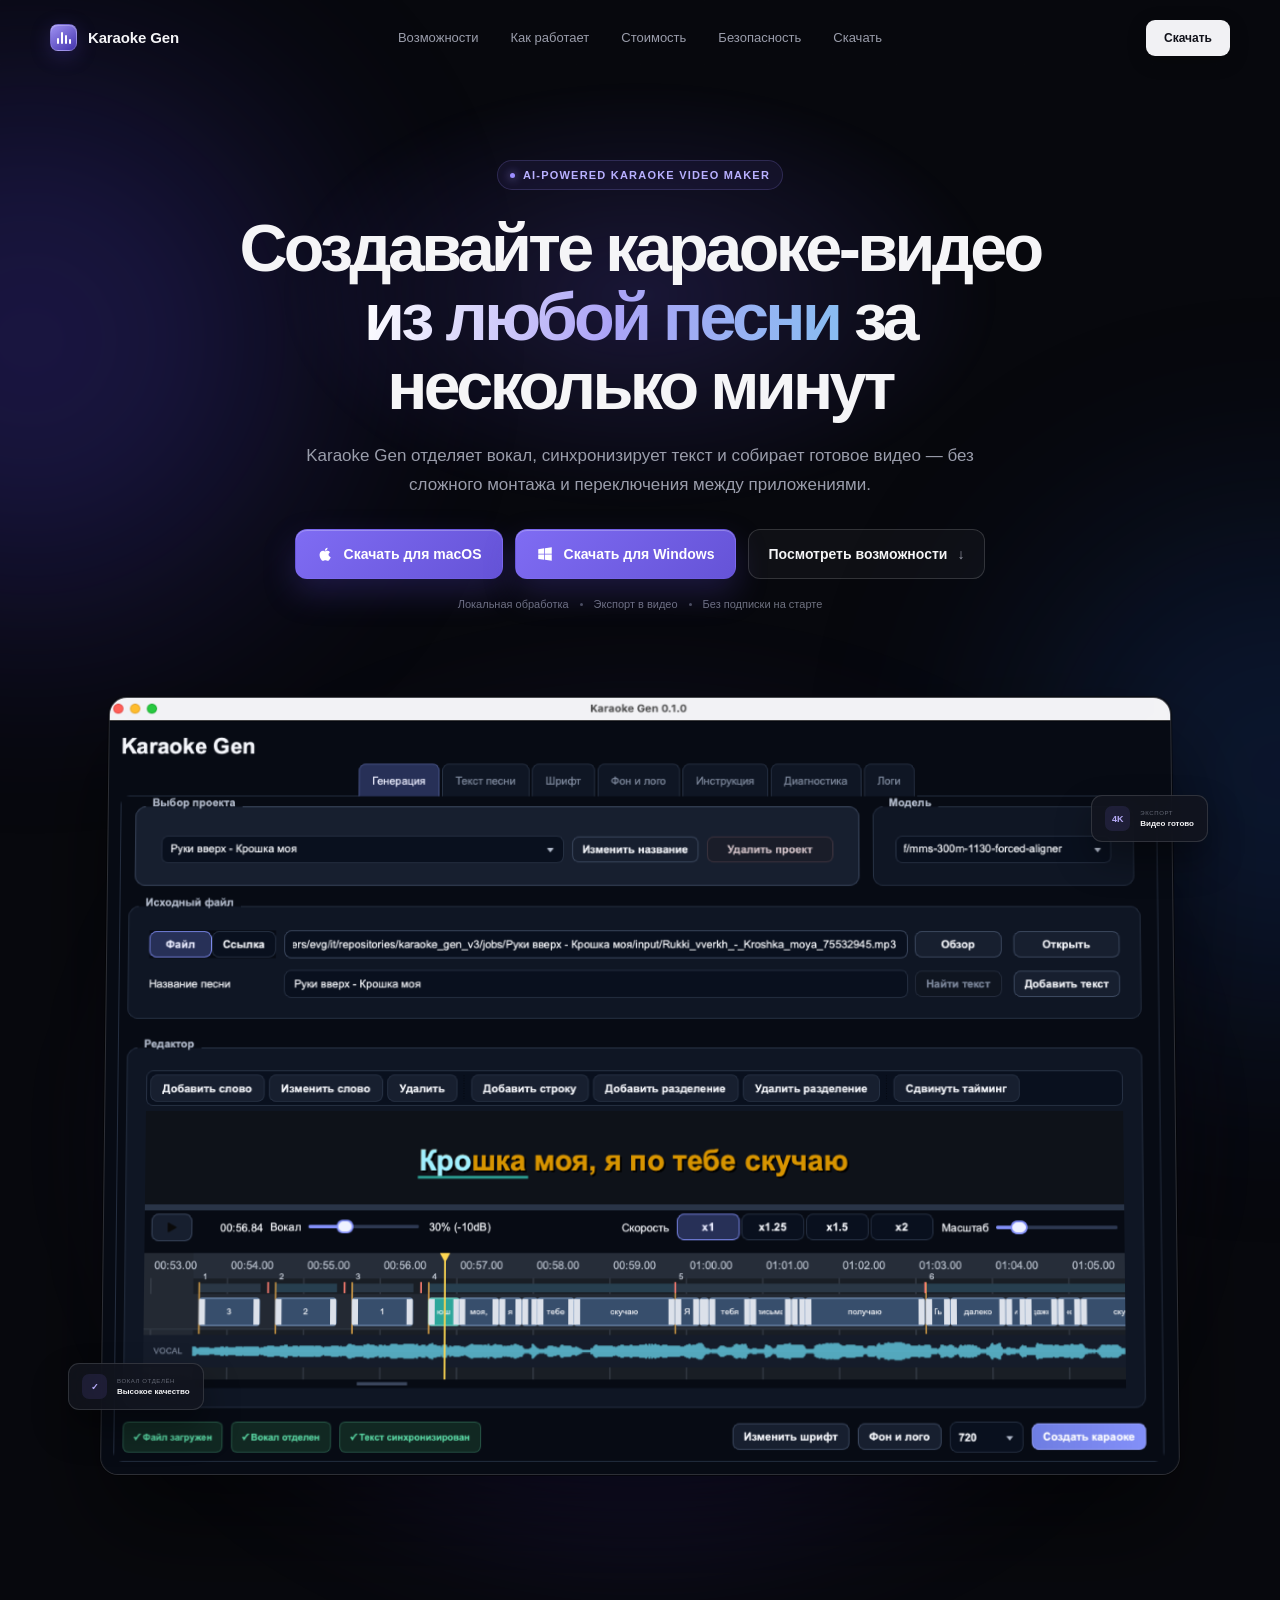
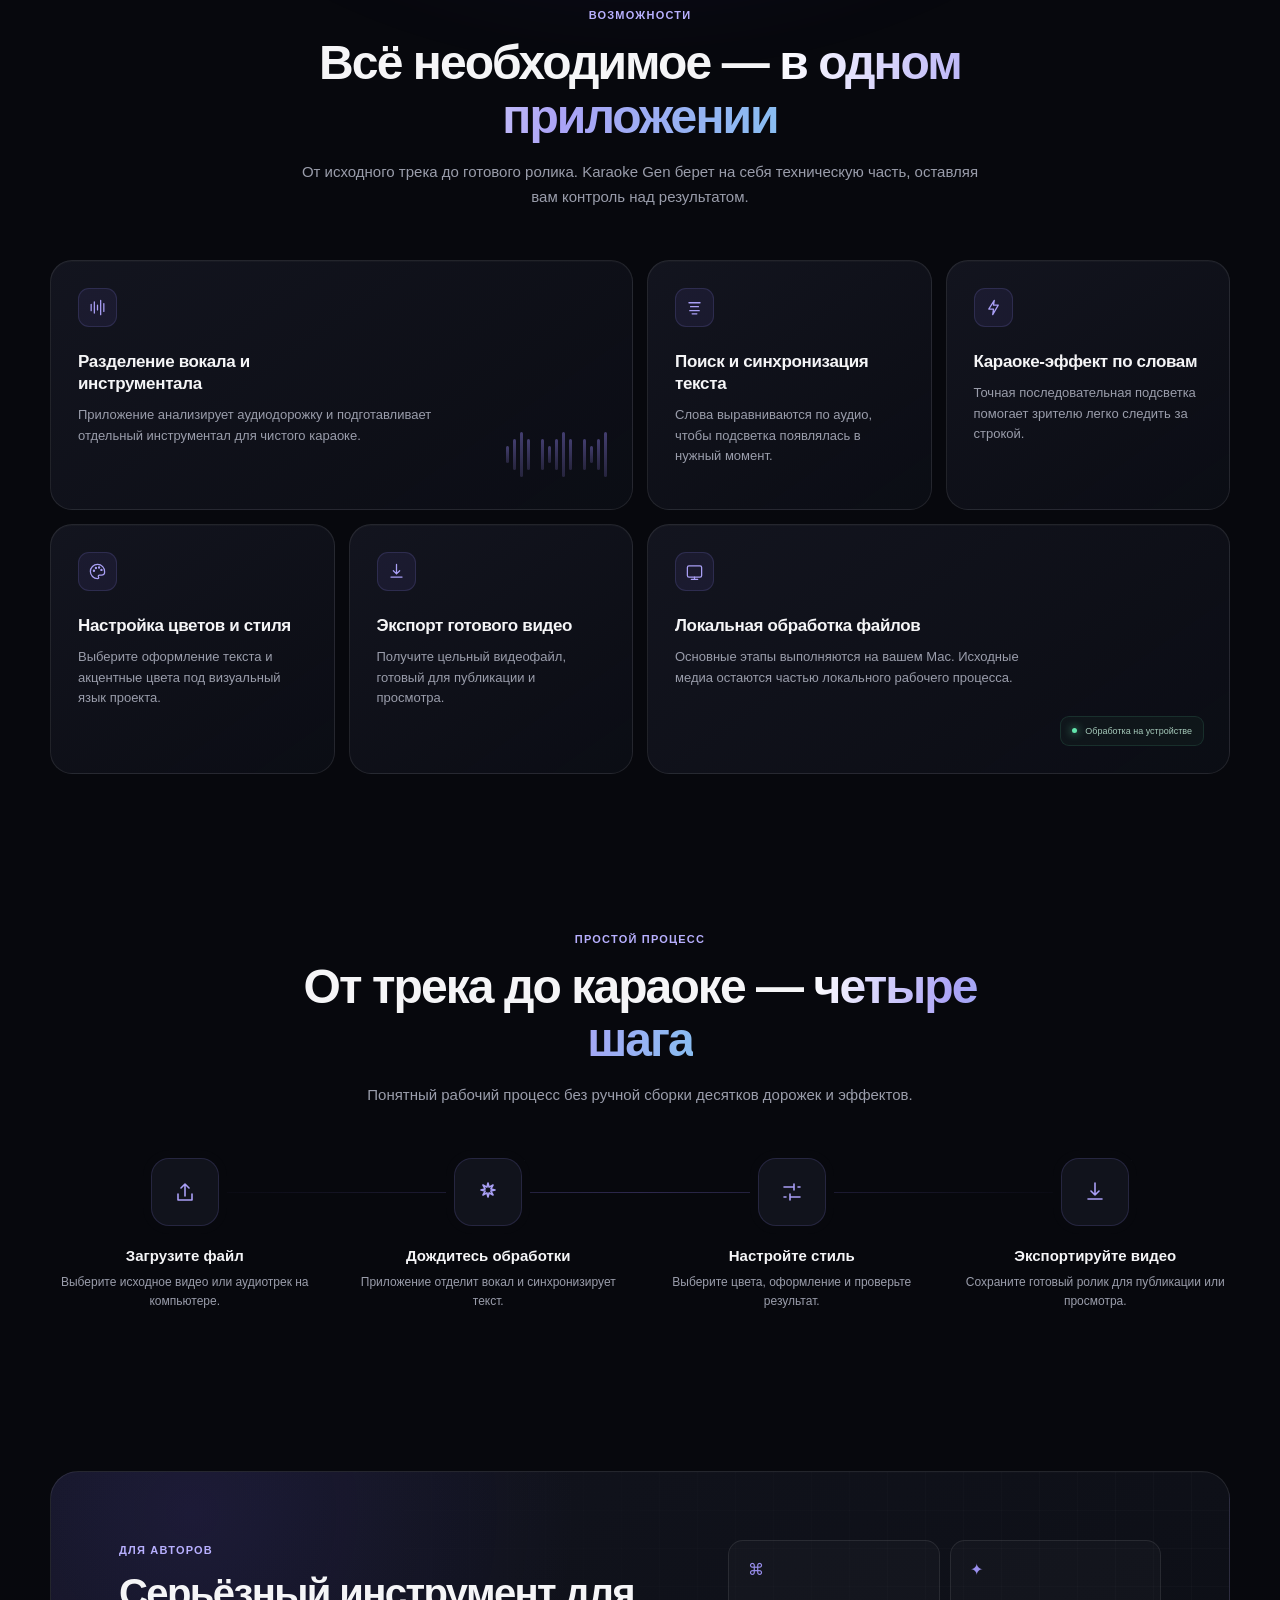
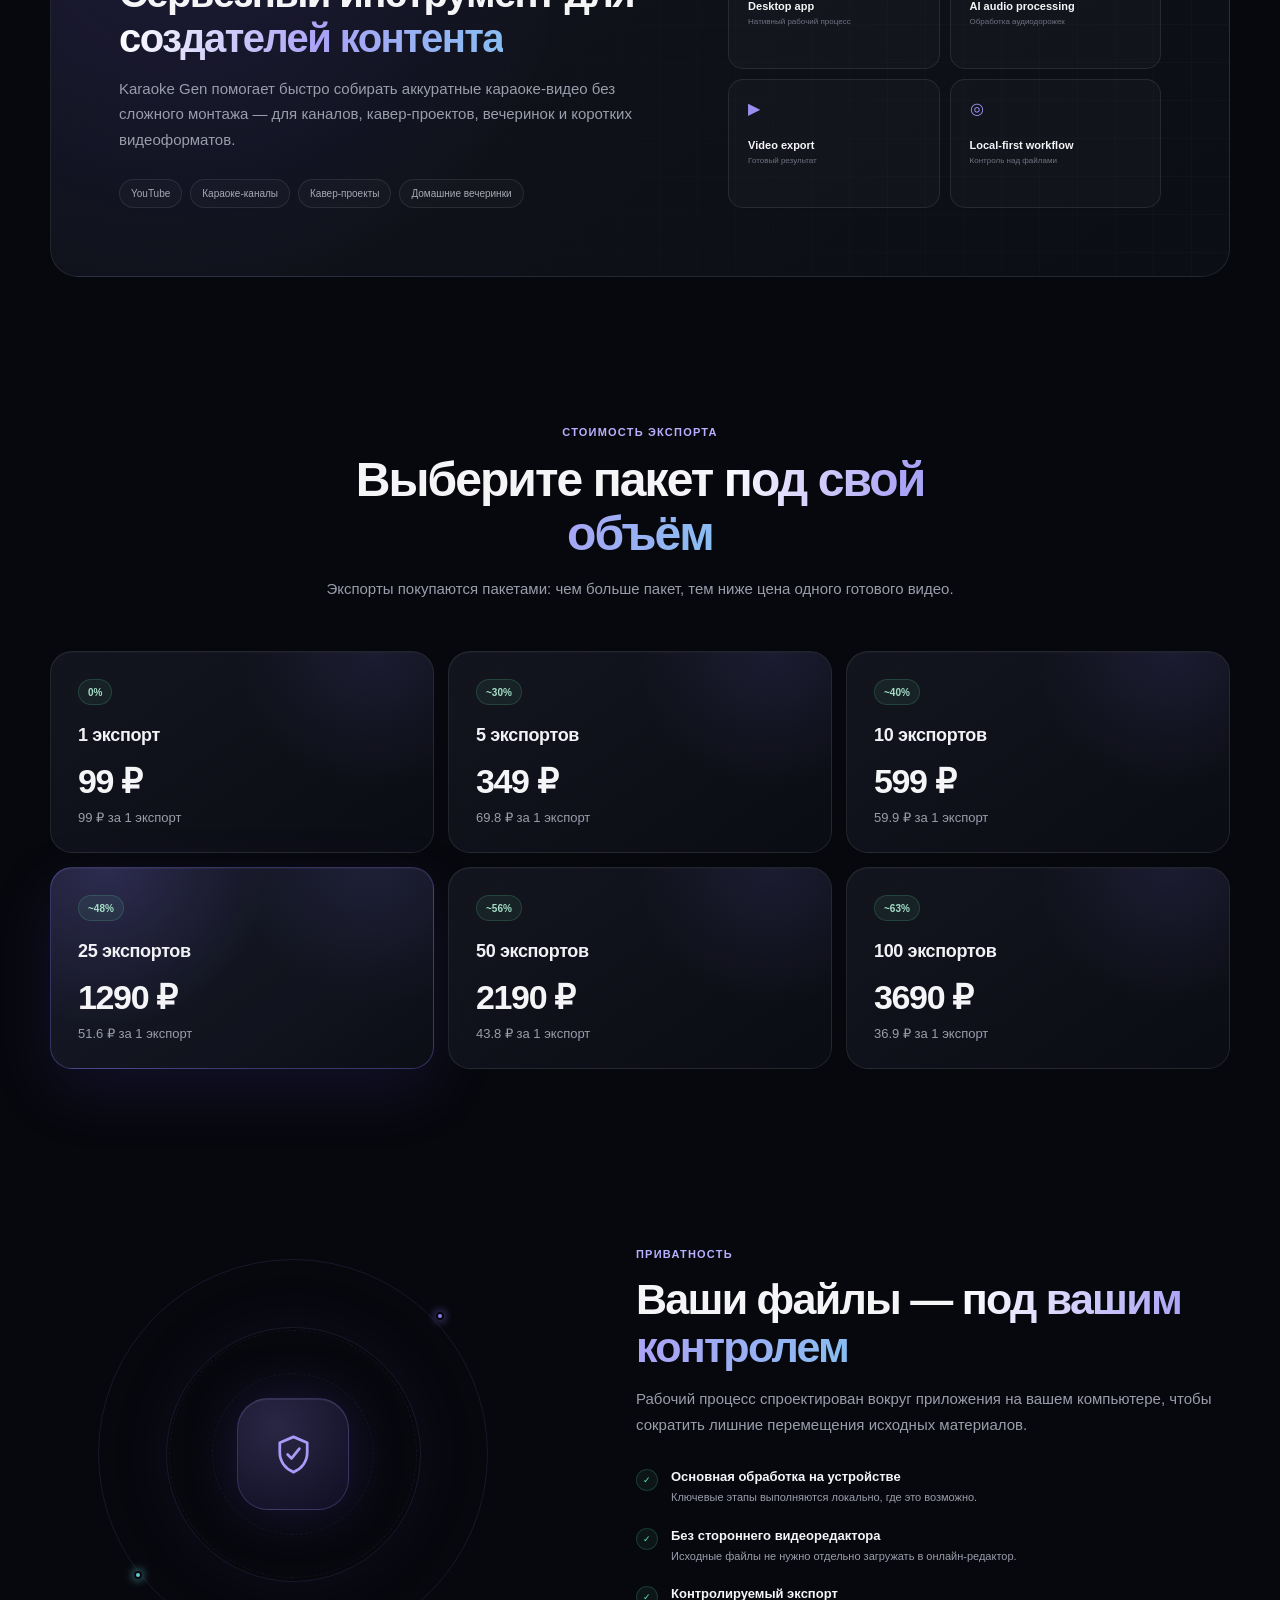
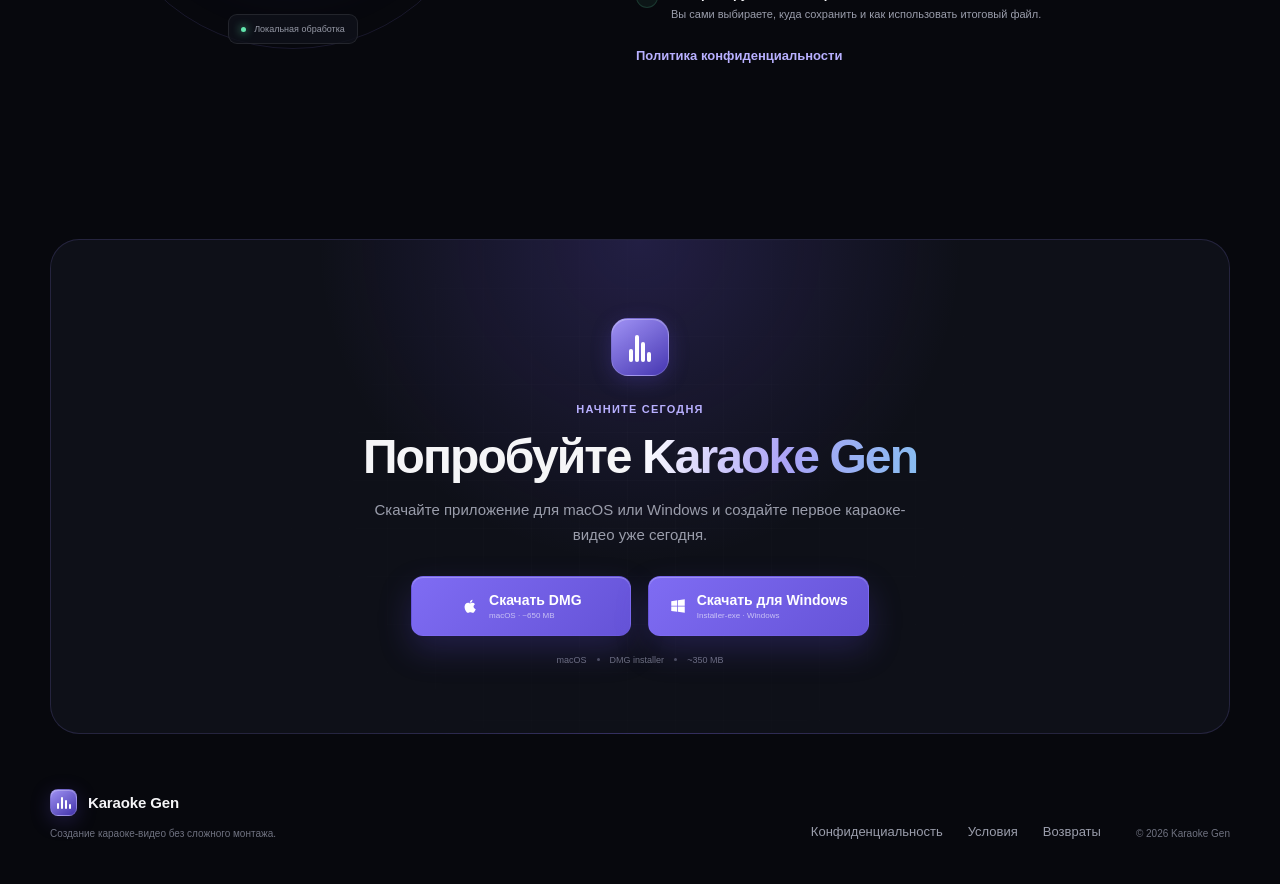
<file: index.html>
<!doctype html>
<html lang="ru">
<head>
  <meta charset="utf-8">
  <meta name="viewport" content="width=device-width, initial-scale=1">
  <meta name="description" content="Karaoke Gen — desktop-приложение для создания караоке-видео из аудио и видео на macOS.">
  <meta name="theme-color" content="#07080d">
  <title>Karaoke Gen — караоке-видео из любой песни</title>
  <link rel="icon" href="assets/favicon.svg" type="image/svg+xml">
  <link rel="stylesheet" href="style.css">
  <script src="script.js" defer></script>
</head>
<body>
  <div class="page-glow page-glow--one" aria-hidden="true"></div>
  <div class="page-glow page-glow--two" aria-hidden="true"></div>

  <header class="site-header" data-header>
    <div class="header-inner shell">
      <a class="brand" href="#top" aria-label="Karaoke Gen — на главную">
        <span class="brand-mark" aria-hidden="true">
          <span></span><span></span><span></span><span></span>
        </span>
        <span>Karaoke Gen</span>
      </a>

      <nav class="nav" id="site-nav" aria-label="Основная навигация" data-nav>
        <a href="#features">Возможности</a>
        <a href="#workflow">Как работает</a>
        <a href="#pricing">Стоимость</a>
        <a href="#privacy">Безопасность</a>
        <a href="#download">Скачать</a>
      </nav>

      <a class="button button--small button--light header-download" href="#download">Скачать</a>
      <button class="menu-button" type="button" aria-label="Открыть меню" aria-expanded="false" aria-controls="site-nav" data-menu-button>
        <span></span><span></span>
      </button>
    </div>
  </header>

  <main id="top">
    <section class="hero shell">
      <div class="hero-copy reveal">
        <div class="eyebrow"><span class="eyebrow-dot"></span>AI-powered karaoke video maker</div>
        <h1>Создавайте караоке-видео <span>из любой песни</span> за несколько минут</h1>
        <p class="hero-lead">Karaoke Gen отделяет вокал, синхронизирует текст и собирает готовое видео — без сложного монтажа и переключения между приложениями.</p>
        <div class="hero-actions">
          <a class="button button--primary download-link" href="#" aria-label="Скачать Karaoke Gen для macOS">
            <svg aria-hidden="true" viewBox="0 0 24 24"><path d="M16.7 12.9c0-2.2 1.8-3.3 1.9-3.4a4.1 4.1 0 0 0-3.2-1.7c-1.4-.1-2.7.8-3.4.8-.7 0-1.7-.8-2.9-.8a4.3 4.3 0 0 0-3.6 2.2c-1.6 2.7-.4 6.7 1.1 8.9.8 1.1 1.7 2.3 2.9 2.2 1.1 0 1.6-.7 3-.7 1.3 0 1.8.7 3 .7 1.3 0 2.1-1.1 2.8-2.2.9-1.3 1.3-2.6 1.3-2.7-.1 0-2.9-1.1-2.9-3.3ZM14.5 6.4a3.8 3.8 0 0 0 .9-2.8 4 4 0 0 0-2.7 1.3 3.6 3.6 0 0 0-1 2.7 3.3 3.3 0 0 0 2.8-1.2Z"/></svg>
            Скачать для macOS
          </a>
          <a class="button button--primary" href="https://github.com/ilnitskii/karaoke_gen_page/releases/tag/exe" aria-label="Скачать Karaoke Gen для Windows"><svg aria-hidden="true" viewBox="0 0 24 24"><path d="M3 5.5 11 4.4v7.1H3zm9-1.3L21 3v8.5h-9zM3 12.5h8v7.1l-8-1.1zm9 0h9V21l-9-1.2z"/></svg>Скачать для Windows</a>
          <a class="button button--ghost" href="#features">Посмотреть возможности <span aria-hidden="true">↓</span></a>
        </div>
        <p class="trust-line"><span>Локальная обработка</span><i></i><span>Экспорт в видео</span><i></i><span>Без подписки на старте</span></p>
      </div>

      <div class="app-stage reveal" data-delay="1" aria-label="Скриншот интерфейса Karaoke Gen">
        <div class="stage-halo"></div>
        <div class="app-shot-card">
          <img class="app-screenshot" src="assets/karaoke-gen-app.png" width="1263" height="917" alt="Интерфейс Karaoke Gen с редактором караоке и таймлайном синхронизации текста">
        </div>
        <div class="floating-pill floating-pill--left"><span>✓</span><div><small>ВОКАЛ ОТДЕЛЁН</small><b>Высокое качество</b></div></div>
        <div class="floating-pill floating-pill--right"><span>4K</span><div><small>ЭКСПОРТ</small><b>Видео готово</b></div></div>
      </div>
    </section>

    <section class="section shell" id="features">
      <div class="section-heading reveal"><span class="section-kicker">Возможности</span><h2>Всё необходимое — <span>в одном приложении</span></h2><p>От исходного трека до готового ролика. Karaoke Gen берет на себя техническую часть, оставляя вам контроль над результатом.</p></div>
      <div class="feature-grid">
        <article class="feature-card feature-card--wide reveal">
          <div class="feature-icon"><svg viewBox="0 0 24 24"><path d="M4 8v8M8 5v14M12 9v6M16 3v18M20 7v10"/></svg></div><h3>Разделение вокала и инструментала</h3><p>Приложение анализирует аудиодорожку и подготавливает отдельный инструментал для чистого караоке.</p>
          <div class="mini-wave"><span></span><span></span><span></span><span></span><span></span><span></span><span></span><span></span><span></span><span></span><span></span><span></span><span></span><span></span><span></span></div>
        </article>
        <article class="feature-card reveal" data-delay="1"><div class="feature-icon"><svg viewBox="0 0 24 24"><path d="M5 6h14M7 11h10M6 16h12M9 20h6"/></svg></div><h3>Поиск и синхронизация текста</h3><p>Слова выравниваются по аудио, чтобы подсветка появлялась в нужный момент.</p></article>
        <article class="feature-card reveal" data-delay="2"><div class="feature-icon"><svg viewBox="0 0 24 24"><path d="m13 3-7 11h6l-1 7 7-12h-6l1-6Z"/></svg></div><h3>Караоке-эффект по словам</h3><p>Точная последовательная подсветка помогает зрителю легко следить за строкой.</p></article>
        <article class="feature-card reveal"><div class="feature-icon"><svg viewBox="0 0 24 24"><path d="M12 3a9 9 0 1 0 0 18c1.4 0 2-1 1.3-2-.8-1.2.1-2.5 1.5-2.5H17a4 4 0 0 0 4-4A9 9 0 0 0 12 3Z"/><circle cx="7.5" cy="11" r=".7"/><circle cx="10" cy="7.5" r=".7"/><circle cx="14" cy="7" r=".7"/><circle cx="17" cy="10" r=".7"/></svg></div><h3>Настройка цветов и стиля</h3><p>Выберите оформление текста и акцентные цвета под визуальный язык проекта.</p></article>
        <article class="feature-card reveal" data-delay="1"><div class="feature-icon"><svg viewBox="0 0 24 24"><path d="M12 3v12M8 11l4 4 4-4M5 19h14"/></svg></div><h3>Экспорт готового видео</h3><p>Получите цельный видеофайл, готовый для публикации и просмотра.</p></article>
        <article class="feature-card feature-card--wide reveal" data-delay="2"><div class="feature-icon"><svg viewBox="0 0 24 24"><rect x="3" y="5" width="18" height="14" rx="2"/><path d="M8 22h8M12 19v3"/></svg></div><h3>Локальная обработка файлов</h3><p>Основные этапы выполняются на вашем Mac. Исходные медиа остаются частью локального рабочего процесса.</p><div class="local-status"><span></span>Обработка на устройстве</div></article>
      </div>
    </section>

    <section class="section shell workflow" id="workflow">
      <div class="section-heading reveal"><span class="section-kicker">Простой процесс</span><h2>От трека до караоке — <span>четыре шага</span></h2><p>Понятный рабочий процесс без ручной сборки десятков дорожек и эффектов.</p></div>
      <ol class="steps">
        <li class="step reveal"><span class="step-number">01</span><div class="step-icon"><svg viewBox="0 0 24 24"><path d="M12 16V4M8 8l4-4 4 4M5 14v6h14v-6"/></svg></div><h3>Загрузите файл</h3><p>Выберите исходное видео или аудиотрек на компьютере.</p></li>
        <li class="step reveal" data-delay="1"><span class="step-number">02</span><div class="step-icon"><svg viewBox="0 0 24 24"><path d="m12 3 1.1 4.1L17 5l-2.1 3.9L19 10l-4.1 1.1L17 15l-3.9-2.1L12 17l-1.1-4.1L7 15l2.1-3.9L5 10l4.1-1.1L7 5l3.9 2.1L12 3Z"/></svg></div><h3>Дождитесь обработки</h3><p>Приложение отделит вокал и синхронизирует текст.</p></li>
        <li class="step reveal" data-delay="2"><span class="step-number">03</span><div class="step-icon"><svg viewBox="0 0 24 24"><path d="M4 7h10M18 7h2M4 17h2M10 17h10M14 4v6M10 14v6"/></svg></div><h3>Настройте стиль</h3><p>Выберите цвета, оформление и проверьте результат.</p></li>
        <li class="step reveal" data-delay="3"><span class="step-number">04</span><div class="step-icon"><svg viewBox="0 0 24 24"><path d="M12 3v12M8 11l4 4 4-4M5 19h14"/></svg></div><h3>Экспортируйте видео</h3><p>Сохраните готовый ролик для публикации или просмотра.</p></li>
      </ol>
    </section>

    <section class="section shell creators">
      <div class="creators-card reveal">
        <div class="creators-copy"><span class="section-kicker">Для авторов</span><h2>Серьёзный инструмент для <span>создателей контента</span></h2><p>Karaoke Gen помогает быстро собирать аккуратные караоке-видео без сложного монтажа — для каналов, кавер-проектов, вечеринок и коротких видеоформатов.</p><div class="use-cases"><span>YouTube</span><span>Караоке-каналы</span><span>Кавер-проекты</span><span>Домашние вечеринки</span></div></div>
        <div class="product-signals"><div><span class="signal-icon">⌘</span><strong>Desktop app</strong><small>Нативный рабочий процесс</small></div><div><span class="signal-icon">✦</span><strong>AI audio processing</strong><small>Обработка аудиодорожек</small></div><div><span class="signal-icon">▶</span><strong>Video export</strong><small>Готовый результат</small></div><div><span class="signal-icon">◎</span><strong>Local-first workflow</strong><small>Контроль над файлами</small></div></div>
      </div>
    </section>

    <section class="section shell pricing" id="pricing">
      <div class="section-heading reveal">
        <span class="section-kicker">Стоимость экспорта</span>
        <h2>Выберите пакет <span>под свой объём</span></h2>
        <p>Экспорты покупаются пакетами: чем больше пакет, тем ниже цена одного готового видео.</p>
      </div>
      <div class="pricing-grid">
        <article class="pricing-card reveal">
          <span class="pricing-discount">0%</span>
          <h3>1 экспорт</h3>
          <strong>99 ₽</strong>
          <p>99 ₽ за 1 экспорт</p>
        </article>
        <article class="pricing-card reveal" data-delay="1">
          <span class="pricing-discount">~30%</span>
          <h3>5 экспортов</h3>
          <strong>349 ₽</strong>
          <p>69.8 ₽ за 1 экспорт</p>
        </article>
        <article class="pricing-card reveal" data-delay="2">
          <span class="pricing-discount">~40%</span>
          <h3>10 экспортов</h3>
          <strong>599 ₽</strong>
          <p>59.9 ₽ за 1 экспорт</p>
        </article>
        <article class="pricing-card pricing-card--featured reveal">
          <span class="pricing-discount">~48%</span>
          <h3>25 экспортов</h3>
          <strong>1290 ₽</strong>
          <p>51.6 ₽ за 1 экспорт</p>
        </article>
        <article class="pricing-card reveal" data-delay="1">
          <span class="pricing-discount">~56%</span>
          <h3>50 экспортов</h3>
          <strong>2190 ₽</strong>
          <p>43.8 ₽ за 1 экспорт</p>
        </article>
        <article class="pricing-card reveal" data-delay="2">
          <span class="pricing-discount">~63%</span>
          <h3>100 экспортов</h3>
          <strong>3690 ₽</strong>
          <p>36.9 ₽ за 1 экспорт</p>
        </article>
      </div>
    </section>

    <section class="section shell privacy" id="privacy">
      <div class="privacy-visual reveal">
        <div class="privacy-ring privacy-ring--outer"></div><div class="privacy-ring privacy-ring--inner"></div>
        <div class="shield"><svg viewBox="0 0 24 24"><path d="M12 3 5 6v5c0 4.6 2.8 8.3 7 10 4.2-1.7 7-5.4 7-10V6l-7-3Z"/><path d="m9 12 2 2 4-5"/></svg></div>
        <span class="orbit-dot orbit-dot--one"></span><span class="orbit-dot orbit-dot--two"></span>
        <div class="privacy-caption"><span></span>Локальная обработка</div>
      </div>
      <div class="privacy-copy reveal" data-delay="1"><span class="section-kicker">Приватность</span><h2>Ваши файлы — <span>под вашим контролем</span></h2><p>Рабочий процесс спроектирован вокруг приложения на вашем компьютере, чтобы сократить лишние перемещения исходных материалов.</p><ul><li><span>✓</span><div><b>Основная обработка на устройстве</b><small>Ключевые этапы выполняются локально, где это возможно.</small></div></li><li><span>✓</span><div><b>Без стороннего видеоредактора</b><small>Исходные файлы не нужно отдельно загружать в онлайн-редактор.</small></div></li><li><span>✓</span><div><b>Контролируемый экспорт</b><small>Вы сами выбираете, куда сохранить и как использовать итоговый файл.</small></div></li></ul><a class="text-link" href="privacy_policy.html">Политика конфиденциальности</a></div>
    </section>

    <section class="section shell download" id="download">
      <div class="download-card reveal">
        <div class="download-glow"></div>
        <span class="brand-mark brand-mark--large" aria-hidden="true"><span></span><span></span><span></span><span></span></span>
        <span class="section-kicker">Начните сегодня</span>
        <h2>Попробуйте <span>Karaoke Gen</span></h2>
        <p>Скачайте приложение для macOS или Windows и создайте первое караоке-видео уже сегодня.</p>
        <a class="button button--primary button--download download-link" href="#"><svg aria-hidden="true" viewBox="0 0 24 24"><path d="M16.7 12.9c0-2.2 1.8-3.3 1.9-3.4a4.1 4.1 0 0 0-3.2-1.7c-1.4-.1-2.7.8-3.4.8-.7 0-1.7-.8-2.9-.8a4.3 4.3 0 0 0-3.6 2.2c-1.6 2.7-.4 6.7 1.1 8.9.8 1.1 1.7 2.3 2.9 2.2 1.1 0 1.6-.7 3-.7 1.3 0 1.8.7 3 .7 1.3 0 2.1-1.1 2.8-2.2.9-1.3 1.3-2.6 1.3-2.7-.1 0-2.9-1.1-2.9-3.3ZM14.5 6.4a3.8 3.8 0 0 0 .9-2.8 4 4 0 0 0-2.7 1.3 3.6 3.6 0 0 0-1 2.7 3.3 3.3 0 0 0 2.8-1.2Z"/></svg><span>Скачать DMG<small>macOS · ~650 MB</small></span></a>
        <a class="button button--primary button--download" href="https://github.com/ilnitskii/karaoke_gen_page/releases/tag/exe" aria-label="Скачать установщик Karaoke Gen для Windows"><svg aria-hidden="true" viewBox="0 0 24 24"><path d="M3 5.5 11 4.4v7.1H3zm9-1.3L21 3v8.5h-9zM3 12.5h8v7.1l-8-1.1zm9 0h9V21l-9-1.2z"/></svg><span>Скачать для Windows<small>Installer-exe · Windows</small></span></a>
        <div class="compatibility"><span>macOS</span><i></i><span>DMG installer</span><i></i><span>~350 MB</span></div>
      </div>
    </section>
  </main>

  <footer class="footer shell">
    <div><a class="brand" href="#top"><span class="brand-mark" aria-hidden="true"><span></span><span></span><span></span><span></span></span><span>Karaoke Gen</span></a><p>Создание караоке-видео без сложного монтажа.</p></div>
    <nav aria-label="Юридическая информация">
      <a href="privacy_policy.html">Конфиденциальность</a>
      <a href="terms_of_service.html">Условия</a>
      <a href="refund_policy.html">Возвраты</a>
    </nav>
    <p>© 2026 Karaoke Gen</p>
  </footer>
</body>
</html>
</file>
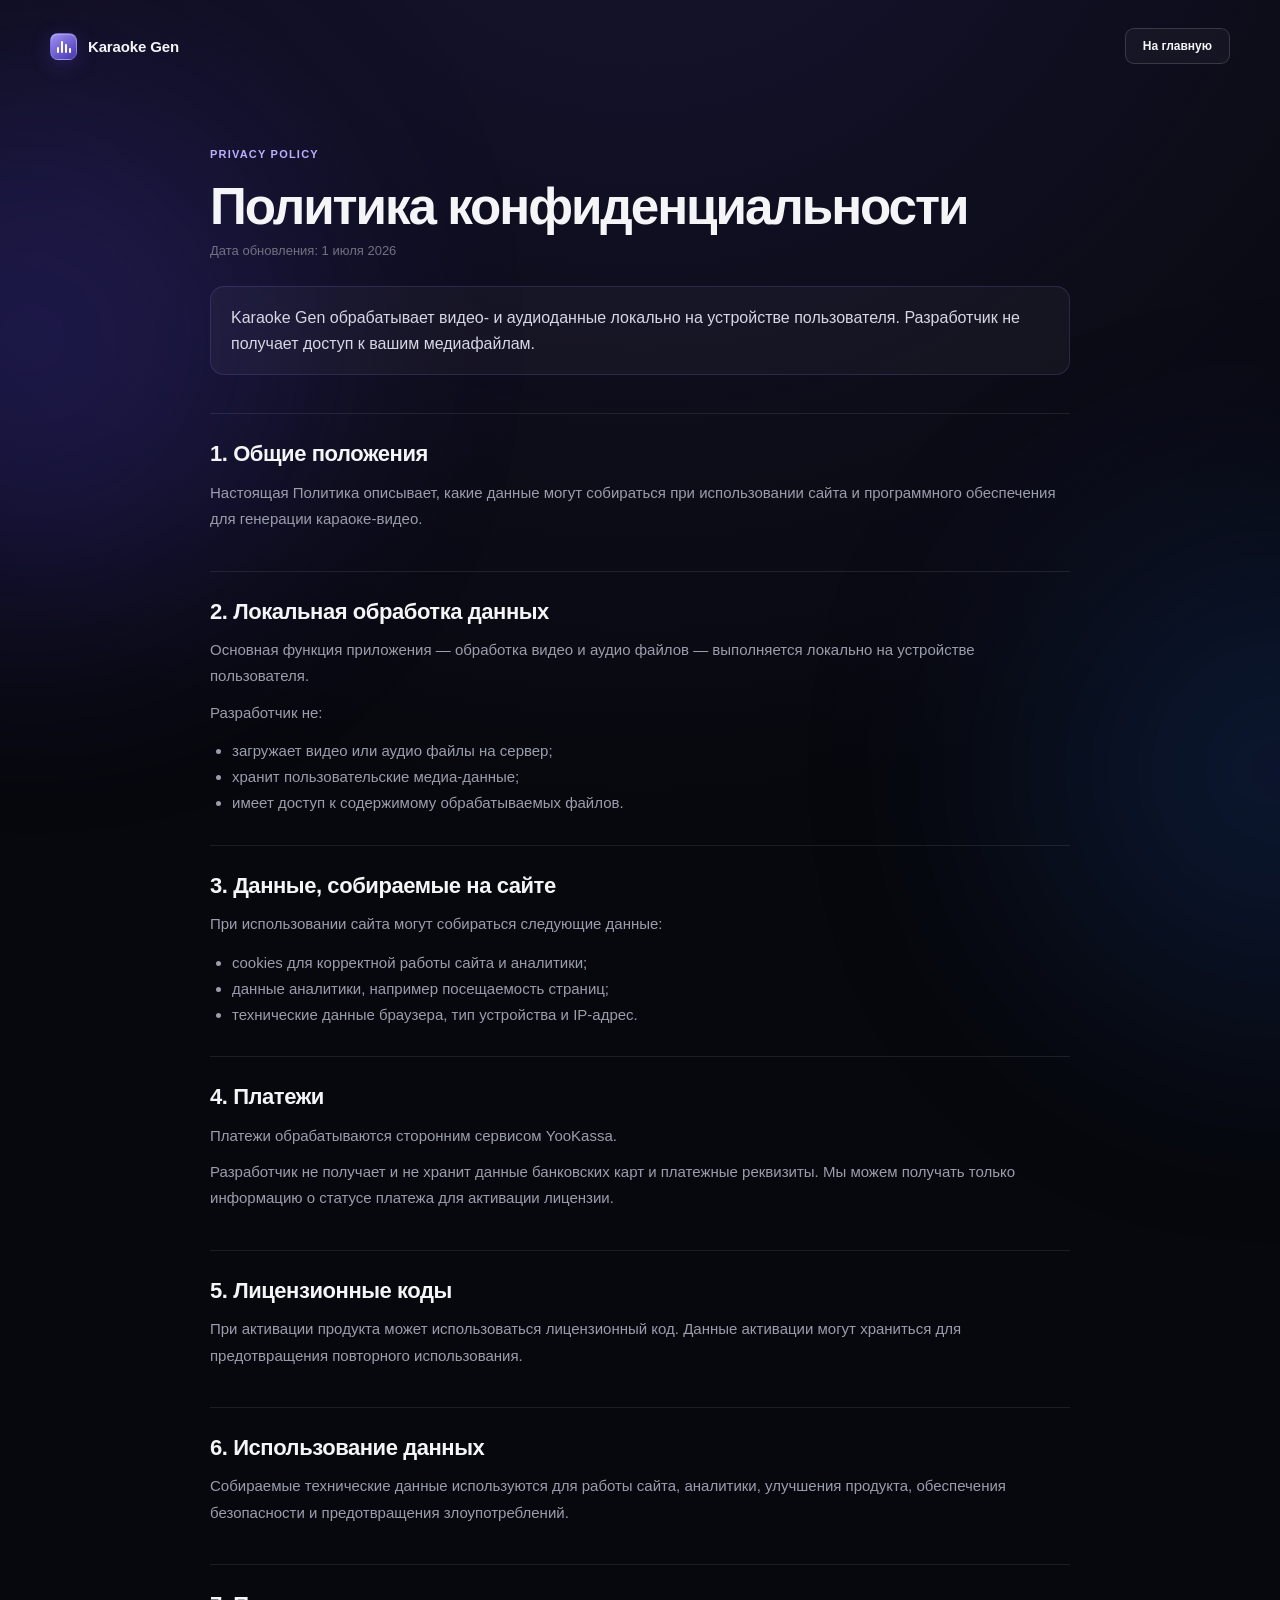
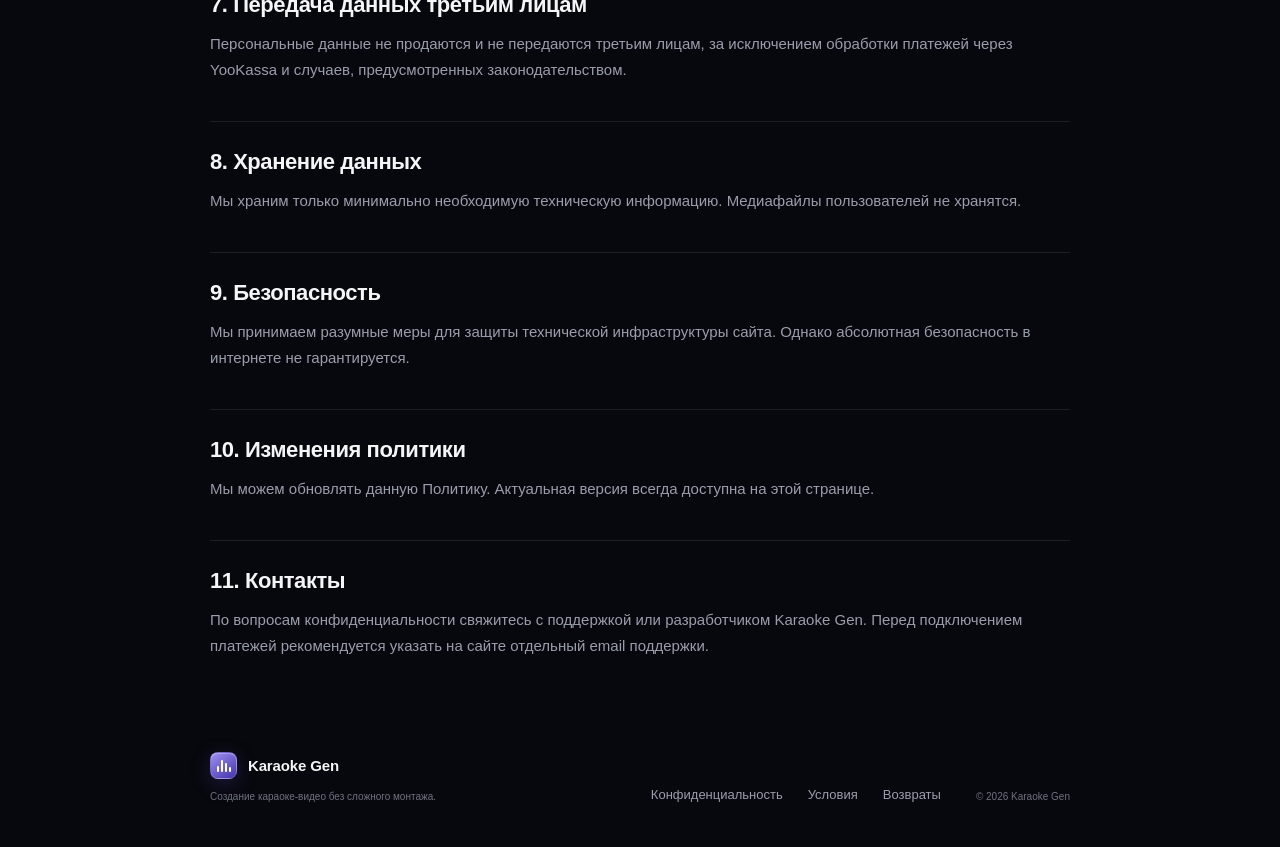
<file: privacy_policy.html>
<!doctype html>
<html lang="ru">
<head>
  <meta charset="utf-8">
  <meta name="viewport" content="width=device-width, initial-scale=1">
  <meta name="description" content="Политика конфиденциальности Karaoke Gen: локальная обработка медиафайлов, платежи и технические данные сайта.">
  <meta name="theme-color" content="#07080d">
  <title>Политика конфиденциальности — Karaoke Gen</title>
  <link rel="icon" href="assets/favicon.svg" type="image/svg+xml">
  <link rel="stylesheet" href="style.css">
</head>
<body class="legal-body">
  <div class="page-glow page-glow--one" aria-hidden="true"></div>
  <div class="page-glow page-glow--two" aria-hidden="true"></div>

  <header class="legal-top shell">
    <a class="brand" href="index.html" aria-label="Karaoke Gen — на главную">
      <span class="brand-mark" aria-hidden="true"><span></span><span></span><span></span><span></span></span>
      <span>Karaoke Gen</span>
    </a>
    <a class="button button--small button--ghost" href="index.html">На главную</a>
  </header>

  <main class="legal-doc shell">
    <span class="section-kicker">Privacy Policy</span>
    <h1>Политика конфиденциальности</h1>
    <p class="legal-updated">Дата обновления: 1 июля 2026</p>

    <div class="legal-note">
      Karaoke Gen обрабатывает видео- и аудиоданные локально на устройстве пользователя. Разработчик не получает доступ к вашим медиафайлам.
    </div>

    <section class="legal-section">
      <h2>1. Общие положения</h2>
      <p>Настоящая Политика описывает, какие данные могут собираться при использовании сайта и программного обеспечения для генерации караоке-видео.</p>
    </section>

    <section class="legal-section">
      <h2>2. Локальная обработка данных</h2>
      <p>Основная функция приложения — обработка видео и аудио файлов — выполняется локально на устройстве пользователя.</p>
      <p>Разработчик не:</p>
      <ul>
        <li>загружает видео или аудио файлы на сервер;</li>
        <li>хранит пользовательские медиа-данные;</li>
        <li>имеет доступ к содержимому обрабатываемых файлов.</li>
      </ul>
    </section>

    <section class="legal-section">
      <h2>3. Данные, собираемые на сайте</h2>
      <p>При использовании сайта могут собираться следующие данные:</p>
      <ul>
        <li>cookies для корректной работы сайта и аналитики;</li>
        <li>данные аналитики, например посещаемость страниц;</li>
        <li>технические данные браузера, тип устройства и IP-адрес.</li>
      </ul>
    </section>

    <section class="legal-section">
      <h2>4. Платежи</h2>
      <p>Платежи обрабатываются сторонним сервисом YooKassa.</p>
      <p>Разработчик не получает и не хранит данные банковских карт и платежные реквизиты. Мы можем получать только информацию о статусе платежа для активации лицензии.</p>
    </section>

    <section class="legal-section">
      <h2>5. Лицензионные коды</h2>
      <p>При активации продукта может использоваться лицензионный код. Данные активации могут храниться для предотвращения повторного использования.</p>
    </section>

    <section class="legal-section">
      <h2>6. Использование данных</h2>
      <p>Собираемые технические данные используются для работы сайта, аналитики, улучшения продукта, обеспечения безопасности и предотвращения злоупотреблений.</p>
    </section>

    <section class="legal-section">
      <h2>7. Передача данных третьим лицам</h2>
      <p>Персональные данные не продаются и не передаются третьим лицам, за исключением обработки платежей через YooKassa и случаев, предусмотренных законодательством.</p>
    </section>

    <section class="legal-section">
      <h2>8. Хранение данных</h2>
      <p>Мы храним только минимально необходимую техническую информацию. Медиафайлы пользователей не хранятся.</p>
    </section>

    <section class="legal-section">
      <h2>9. Безопасность</h2>
      <p>Мы принимаем разумные меры для защиты технической инфраструктуры сайта. Однако абсолютная безопасность в интернете не гарантируется.</p>
    </section>

    <section class="legal-section">
      <h2>10. Изменения политики</h2>
      <p>Мы можем обновлять данную Политику. Актуальная версия всегда доступна на этой странице.</p>
    </section>

    <section class="legal-section">
      <h2>11. Контакты</h2>
      <p>По вопросам конфиденциальности свяжитесь с поддержкой или разработчиком Karaoke Gen. Перед подключением платежей рекомендуется указать на сайте отдельный email поддержки.</p>
    </section>
  </main>

  <footer class="footer legal-footer shell">
    <div><a class="brand" href="index.html"><span class="brand-mark" aria-hidden="true"><span></span><span></span><span></span><span></span></span><span>Karaoke Gen</span></a><p>Создание караоке-видео без сложного монтажа.</p></div>
    <nav aria-label="Юридическая информация">
      <a href="privacy_policy.html">Конфиденциальность</a>
      <a href="terms_of_service.html">Условия</a>
      <a href="refund_policy.html">Возвраты</a>
    </nav>
    <p>© 2026 Karaoke Gen</p>
  </footer>
</body>
</html>
</file>
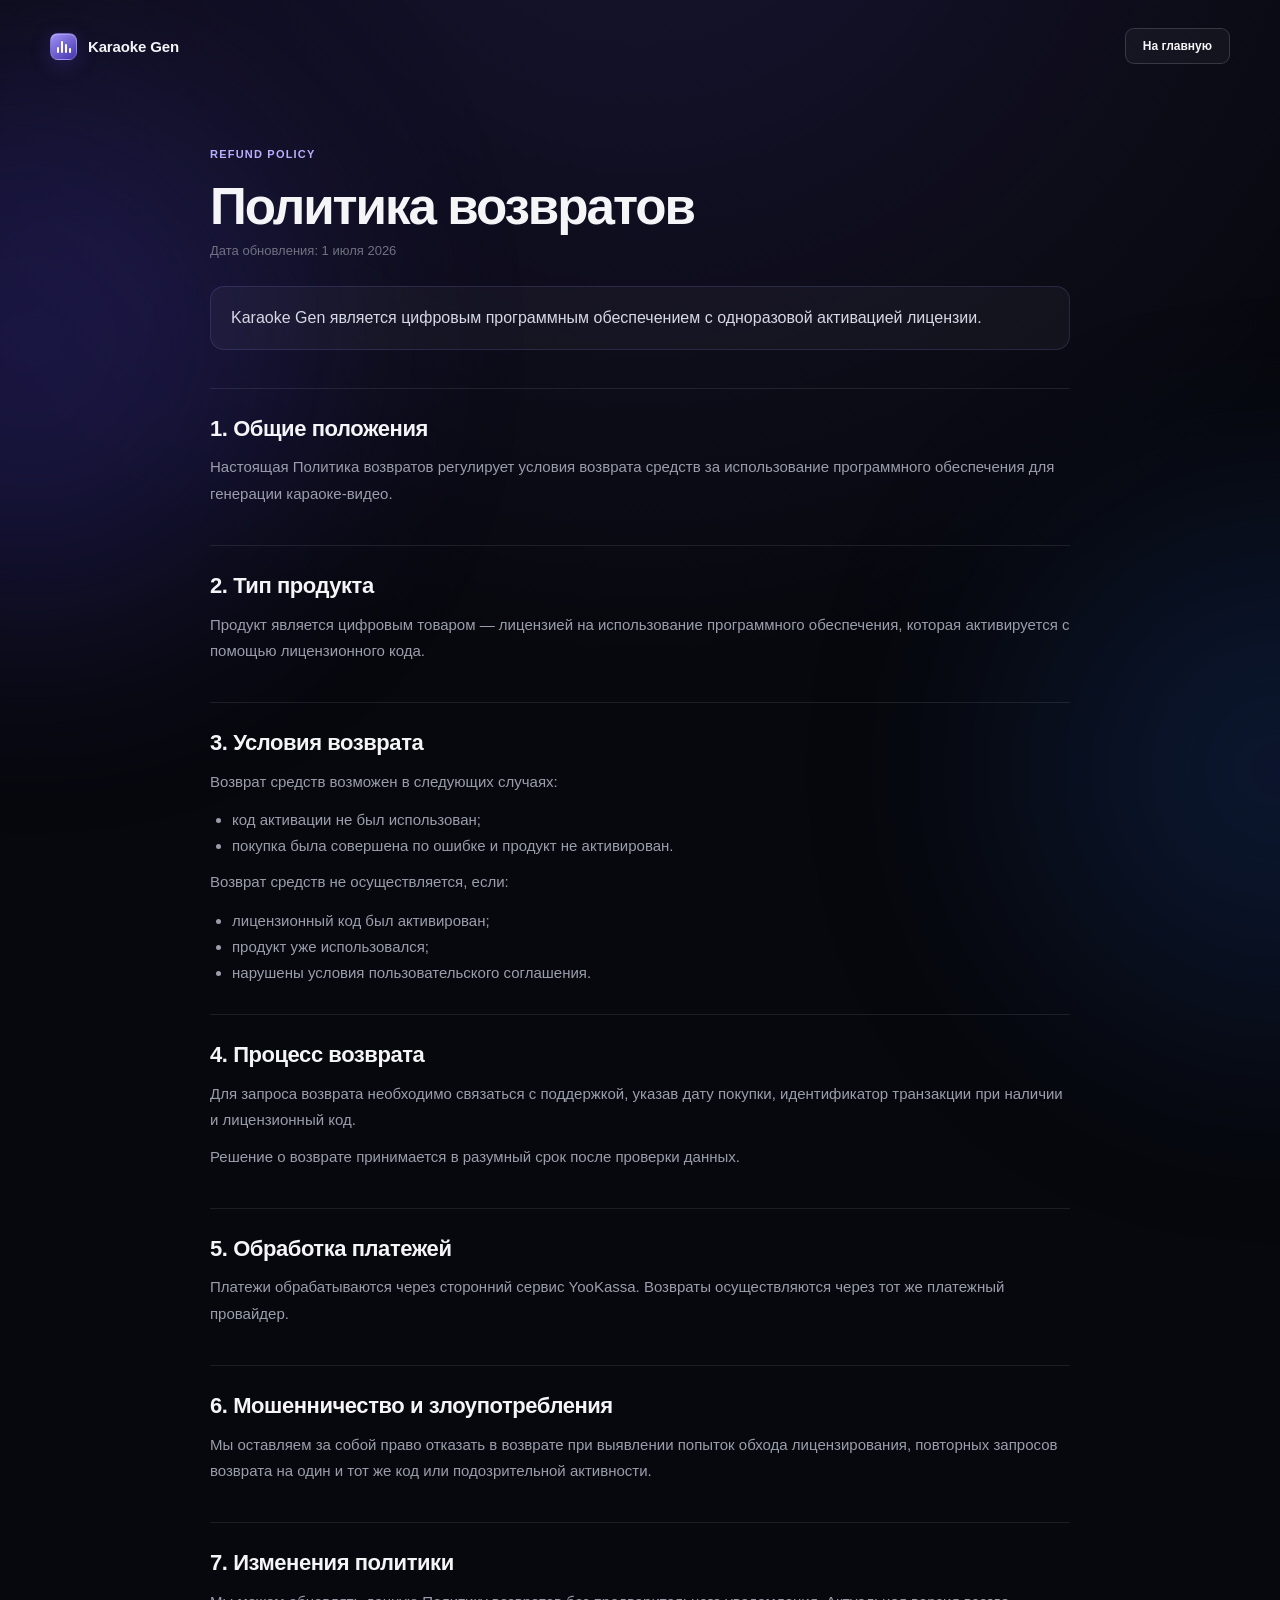
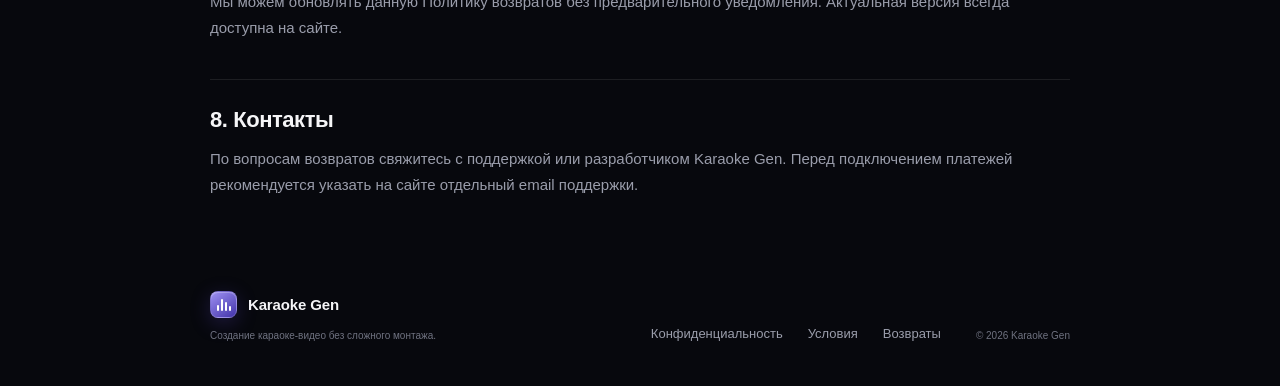
<file: refund_policy.html>
<!doctype html>
<html lang="ru">
<head>
  <meta charset="utf-8">
  <meta name="viewport" content="width=device-width, initial-scale=1">
  <meta name="description" content="Политика возвратов Karaoke Gen для цифровой лицензии и лицензионных кодов.">
  <meta name="theme-color" content="#07080d">
  <title>Политика возвратов — Karaoke Gen</title>
  <link rel="icon" href="assets/favicon.svg" type="image/svg+xml">
  <link rel="stylesheet" href="style.css">
</head>
<body class="legal-body">
  <div class="page-glow page-glow--one" aria-hidden="true"></div>
  <div class="page-glow page-glow--two" aria-hidden="true"></div>

  <header class="legal-top shell">
    <a class="brand" href="index.html" aria-label="Karaoke Gen — на главную">
      <span class="brand-mark" aria-hidden="true"><span></span><span></span><span></span><span></span></span>
      <span>Karaoke Gen</span>
    </a>
    <a class="button button--small button--ghost" href="index.html">На главную</a>
  </header>

  <main class="legal-doc shell">
    <span class="section-kicker">Refund Policy</span>
    <h1>Политика возвратов</h1>
    <p class="legal-updated">Дата обновления: 1 июля 2026</p>

    <div class="legal-note">
      Karaoke Gen является цифровым программным обеспечением с одноразовой активацией лицензии.
    </div>

    <section class="legal-section">
      <h2>1. Общие положения</h2>
      <p>Настоящая Политика возвратов регулирует условия возврата средств за использование программного обеспечения для генерации караоке-видео.</p>
    </section>

    <section class="legal-section">
      <h2>2. Тип продукта</h2>
      <p>Продукт является цифровым товаром — лицензией на использование программного обеспечения, которая активируется с помощью лицензионного кода.</p>
    </section>

    <section class="legal-section">
      <h2>3. Условия возврата</h2>
      <p>Возврат средств возможен в следующих случаях:</p>
      <ul>
        <li>код активации не был использован;</li>
        <li>покупка была совершена по ошибке и продукт не активирован.</li>
      </ul>
      <p>Возврат средств не осуществляется, если:</p>
      <ul>
        <li>лицензионный код был активирован;</li>
        <li>продукт уже использовался;</li>
        <li>нарушены условия пользовательского соглашения.</li>
      </ul>
    </section>

    <section class="legal-section">
      <h2>4. Процесс возврата</h2>
      <p>Для запроса возврата необходимо связаться с поддержкой, указав дату покупки, идентификатор транзакции при наличии и лицензионный код.</p>
      <p>Решение о возврате принимается в разумный срок после проверки данных.</p>
    </section>

    <section class="legal-section">
      <h2>5. Обработка платежей</h2>
      <p>Платежи обрабатываются через сторонний сервис YooKassa. Возвраты осуществляются через тот же платежный провайдер.</p>
    </section>

    <section class="legal-section">
      <h2>6. Мошенничество и злоупотребления</h2>
      <p>Мы оставляем за собой право отказать в возврате при выявлении попыток обхода лицензирования, повторных запросов возврата на один и тот же код или подозрительной активности.</p>
    </section>

    <section class="legal-section">
      <h2>7. Изменения политики</h2>
      <p>Мы можем обновлять данную Политику возвратов без предварительного уведомления. Актуальная версия всегда доступна на сайте.</p>
    </section>

    <section class="legal-section">
      <h2>8. Контакты</h2>
      <p>По вопросам возвратов свяжитесь с поддержкой или разработчиком Karaoke Gen. Перед подключением платежей рекомендуется указать на сайте отдельный email поддержки.</p>
    </section>
  </main>

  <footer class="footer legal-footer shell">
    <div><a class="brand" href="index.html"><span class="brand-mark" aria-hidden="true"><span></span><span></span><span></span><span></span></span><span>Karaoke Gen</span></a><p>Создание караоке-видео без сложного монтажа.</p></div>
    <nav aria-label="Юридическая информация">
      <a href="privacy_policy.html">Конфиденциальность</a>
      <a href="terms_of_service.html">Условия</a>
      <a href="refund_policy.html">Возвраты</a>
    </nav>
    <p>© 2026 Karaoke Gen</p>
  </footer>
</body>
</html>
</file>
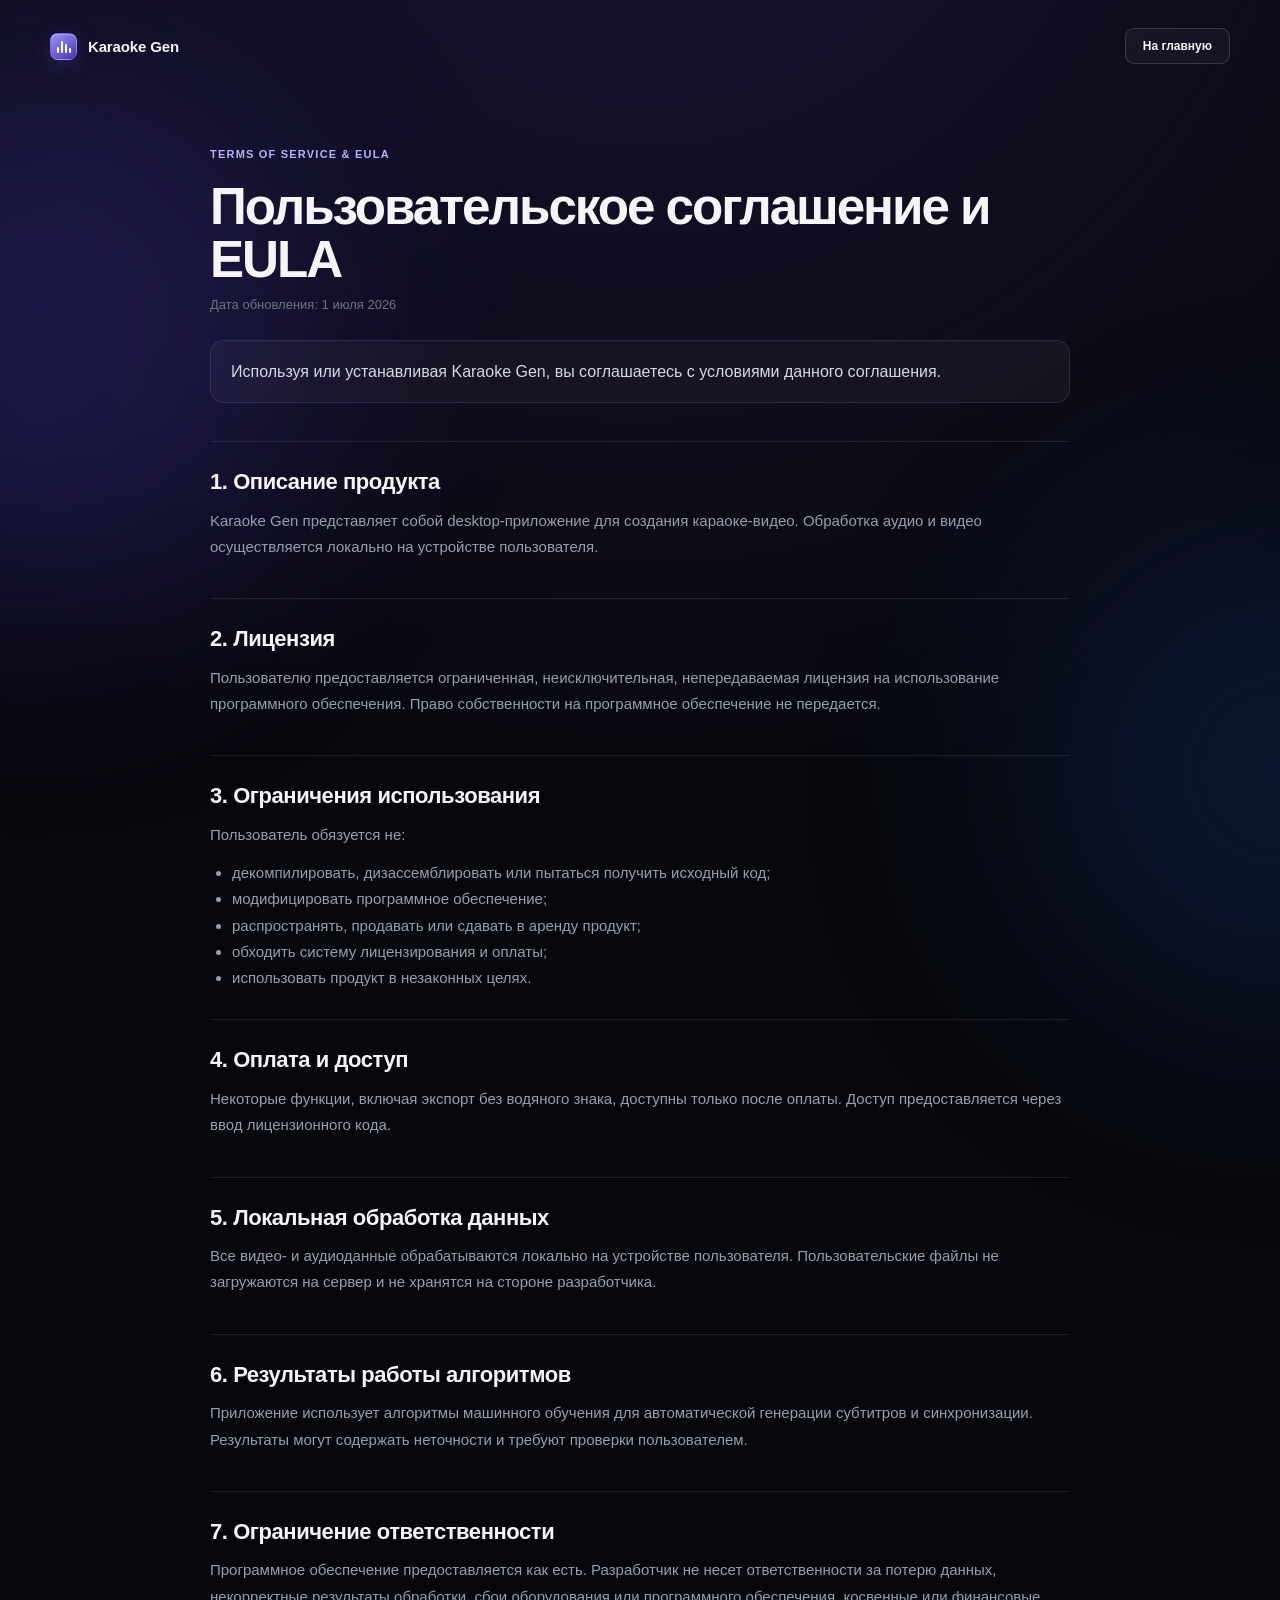
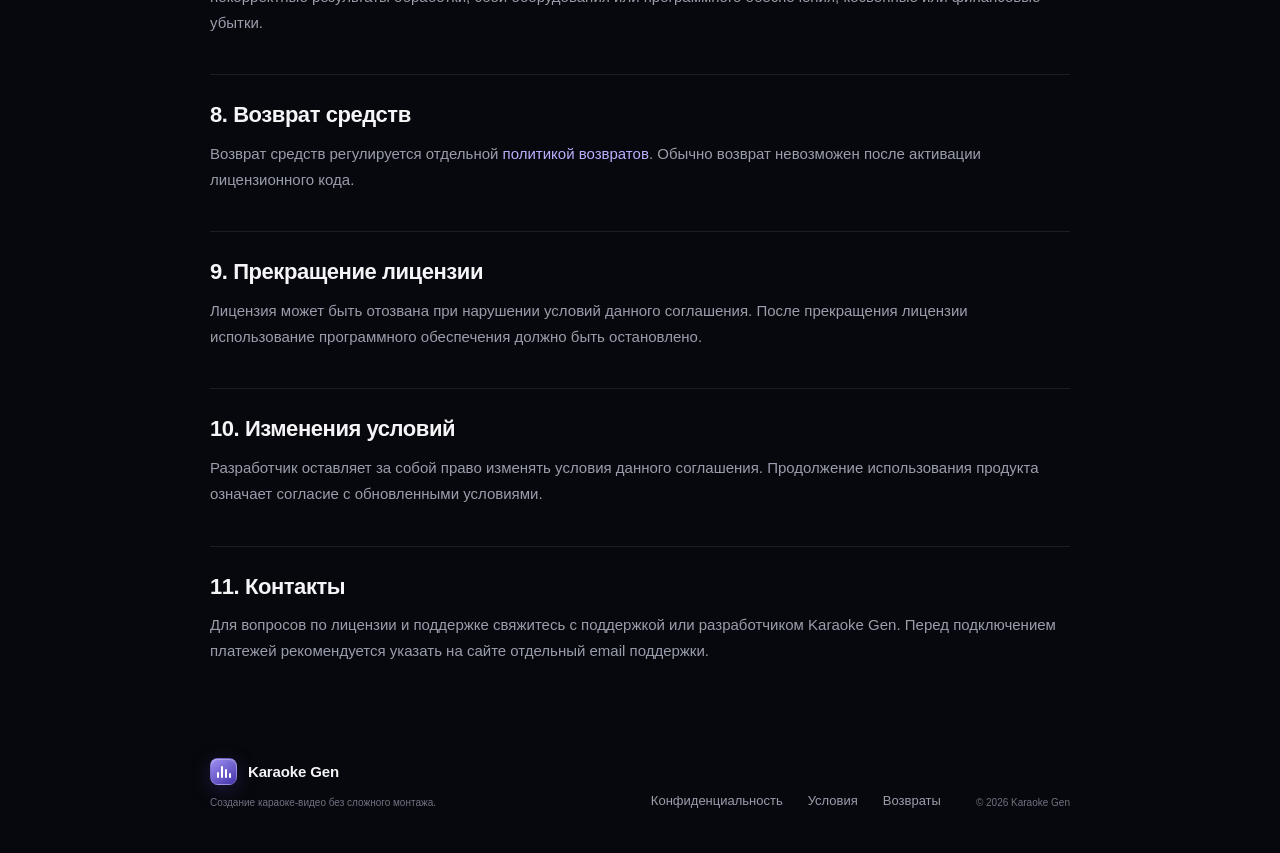
<file: terms_of_service.html>
<!doctype html>
<html lang="ru">
<head>
  <meta charset="utf-8">
  <meta name="viewport" content="width=device-width, initial-scale=1">
  <meta name="description" content="Пользовательское и лицензионное соглашение Karaoke Gen для desktop-приложения.">
  <meta name="theme-color" content="#07080d">
  <title>Пользовательское соглашение — Karaoke Gen</title>
  <link rel="icon" href="assets/favicon.svg" type="image/svg+xml">
  <link rel="stylesheet" href="style.css">
</head>
<body class="legal-body">
  <div class="page-glow page-glow--one" aria-hidden="true"></div>
  <div class="page-glow page-glow--two" aria-hidden="true"></div>

  <header class="legal-top shell">
    <a class="brand" href="index.html" aria-label="Karaoke Gen — на главную">
      <span class="brand-mark" aria-hidden="true"><span></span><span></span><span></span><span></span></span>
      <span>Karaoke Gen</span>
    </a>
    <a class="button button--small button--ghost" href="index.html">На главную</a>
  </header>

  <main class="legal-doc shell">
    <span class="section-kicker">Terms of Service & EULA</span>
    <h1>Пользовательское соглашение и EULA</h1>
    <p class="legal-updated">Дата обновления: 1 июля 2026</p>

    <div class="legal-note">
      Используя или устанавливая Karaoke Gen, вы соглашаетесь с условиями данного соглашения.
    </div>

    <section class="legal-section">
      <h2>1. Описание продукта</h2>
      <p>Karaoke Gen представляет собой desktop-приложение для создания караоке-видео. Обработка аудио и видео осуществляется локально на устройстве пользователя.</p>
    </section>

    <section class="legal-section">
      <h2>2. Лицензия</h2>
      <p>Пользователю предоставляется ограниченная, неисключительная, непередаваемая лицензия на использование программного обеспечения. Право собственности на программное обеспечение не передается.</p>
    </section>

    <section class="legal-section">
      <h2>3. Ограничения использования</h2>
      <p>Пользователь обязуется не:</p>
      <ul>
        <li>декомпилировать, дизассемблировать или пытаться получить исходный код;</li>
        <li>модифицировать программное обеспечение;</li>
        <li>распространять, продавать или сдавать в аренду продукт;</li>
        <li>обходить систему лицензирования и оплаты;</li>
        <li>использовать продукт в незаконных целях.</li>
      </ul>
    </section>

    <section class="legal-section">
      <h2>4. Оплата и доступ</h2>
      <p>Некоторые функции, включая экспорт без водяного знака, доступны только после оплаты. Доступ предоставляется через ввод лицензионного кода.</p>
    </section>

    <section class="legal-section">
      <h2>5. Локальная обработка данных</h2>
      <p>Все видео- и аудиоданные обрабатываются локально на устройстве пользователя. Пользовательские файлы не загружаются на сервер и не хранятся на стороне разработчика.</p>
    </section>

    <section class="legal-section">
      <h2>6. Результаты работы алгоритмов</h2>
      <p>Приложение использует алгоритмы машинного обучения для автоматической генерации субтитров и синхронизации. Результаты могут содержать неточности и требуют проверки пользователем.</p>
    </section>

    <section class="legal-section">
      <h2>7. Ограничение ответственности</h2>
      <p>Программное обеспечение предоставляется как есть. Разработчик не несет ответственности за потерю данных, некорректные результаты обработки, сбои оборудования или программного обеспечения, косвенные или финансовые убытки.</p>
    </section>

    <section class="legal-section">
      <h2>8. Возврат средств</h2>
      <p>Возврат средств регулируется отдельной <a href="refund_policy.html">политикой возвратов</a>. Обычно возврат невозможен после активации лицензионного кода.</p>
    </section>

    <section class="legal-section">
      <h2>9. Прекращение лицензии</h2>
      <p>Лицензия может быть отозвана при нарушении условий данного соглашения. После прекращения лицензии использование программного обеспечения должно быть остановлено.</p>
    </section>

    <section class="legal-section">
      <h2>10. Изменения условий</h2>
      <p>Разработчик оставляет за собой право изменять условия данного соглашения. Продолжение использования продукта означает согласие с обновленными условиями.</p>
    </section>

    <section class="legal-section">
      <h2>11. Контакты</h2>
      <p>Для вопросов по лицензии и поддержке свяжитесь с поддержкой или разработчиком Karaoke Gen. Перед подключением платежей рекомендуется указать на сайте отдельный email поддержки.</p>
    </section>
  </main>

  <footer class="footer legal-footer shell">
    <div><a class="brand" href="index.html"><span class="brand-mark" aria-hidden="true"><span></span><span></span><span></span><span></span></span><span>Karaoke Gen</span></a><p>Создание караоке-видео без сложного монтажа.</p></div>
    <nav aria-label="Юридическая информация">
      <a href="privacy_policy.html">Конфиденциальность</a>
      <a href="terms_of_service.html">Условия</a>
      <a href="refund_policy.html">Возвраты</a>
    </nav>
    <p>© 2026 Karaoke Gen</p>
  </footer>
</body>
</html>
</file>
<file: style.css>
:root {
  color-scheme: dark;
  --bg: #07080d;
  --bg-soft: #0c0e16;
  --surface: rgba(18, 20, 31, .72);
  --surface-solid: #11131d;
  --line: rgba(255, 255, 255, .09);
  --line-bright: rgba(255, 255, 255, .15);
  --text: #f5f5f7;
  --muted: #9a9dab;
  --muted-2: #6f7280;
  --violet: #8b7cff;
  --violet-light: #b8b0ff;
  --blue: #48a8ff;
  --green: #62e6ad;
  --radius: 22px;
  --shell: 1180px;
}

* { box-sizing: border-box; }
html { scroll-behavior: smooth; scroll-padding-top: 90px; }
body { margin: 0; overflow-x: hidden; background: var(--bg); color: var(--text); font-family: Inter, ui-sans-serif, -apple-system, BlinkMacSystemFont, "SF Pro Display", "Segoe UI", sans-serif; -webkit-font-smoothing: antialiased; }
body::before { content: ""; position: fixed; inset: 0; pointer-events: none; z-index: -2; opacity: .22; background-image: linear-gradient(rgba(255,255,255,.018) 1px, transparent 1px), linear-gradient(90deg, rgba(255,255,255,.018) 1px, transparent 1px); background-size: 64px 64px; mask-image: linear-gradient(to bottom, #000, transparent 75%); }
a { color: inherit; }
button, a { -webkit-tap-highlight-color: transparent; }
button { font: inherit; }
svg { display: block; }
.shell { width: min(calc(100% - 48px), var(--shell)); margin-inline: auto; }
.page-glow { position: absolute; z-index: -1; border-radius: 999px; filter: blur(120px); pointer-events: none; opacity: .28; }
.page-glow--one { width: 540px; height: 540px; top: 70px; left: -240px; background: #4c3ccc; }
.page-glow--two { width: 500px; height: 500px; top: 520px; right: -250px; background: #183d88; }

.site-header { position: fixed; inset: 0 0 auto; z-index: 50; height: 76px; border-bottom: 1px solid transparent; transition: background .3s, border-color .3s, height .3s; }
.site-header.scrolled { height: 66px; border-color: var(--line); background: rgba(7, 8, 13, .76); backdrop-filter: blur(22px) saturate(140%); }
.header-inner { height: 100%; display: grid; grid-template-columns: 1fr auto 1fr; align-items: center; }
.brand { display: inline-flex; align-items: center; gap: 11px; width: fit-content; color: var(--text); font-size: 15px; font-weight: 670; letter-spacing: -.01em; text-decoration: none; }
.brand-mark { position: relative; display: inline-flex; align-items: flex-end; justify-content: center; gap: 2px; width: 27px; height: 27px; padding: 6px 5px; overflow: hidden; border: 1px solid rgba(255,255,255,.16); border-radius: 8px; background: linear-gradient(145deg, rgba(167,153,255,.95), rgba(82,63,210,.8)); box-shadow: inset 0 1px rgba(255,255,255,.25), 0 5px 20px rgba(98,77,220,.25); }
.brand-mark span { display: block; width: 2px; border-radius: 3px; background: white; }
.brand-mark span:nth-child(1) { height: 6px; }.brand-mark span:nth-child(2) { height: 12px; }.brand-mark span:nth-child(3) { height: 9px; }.brand-mark span:nth-child(4) { height: 5px; }
.nav { display: flex; align-items: center; gap: 32px; }
.nav a, .footer nav a { color: var(--muted); font-size: 13px; text-decoration: none; transition: color .2s; }
.nav a:hover, .footer nav a:hover { color: var(--text); }
.header-download { justify-self: end; }
.button { display: inline-flex; align-items: center; justify-content: center; gap: 10px; min-height: 50px; padding: 0 20px; border: 1px solid transparent; border-radius: 12px; font-size: 14px; font-weight: 650; text-decoration: none; transition: transform .2s, box-shadow .2s, border-color .2s, background .2s; }
.button:hover { transform: translateY(-2px); }
.button--small { min-height: 36px; padding-inline: 17px; border-radius: 9px; font-size: 12px; }
.button--light { color: #11121a; background: #f1f1f4; box-shadow: 0 5px 20px rgba(0,0,0,.2); }
.button--primary { position: relative; color: white; background: linear-gradient(135deg, #7f6cf3, #6553d7); box-shadow: inset 0 1px rgba(255,255,255,.25), 0 14px 32px rgba(93,73,211,.25); }
.button--primary:hover { box-shadow: inset 0 1px rgba(255,255,255,.3), 0 18px 40px rgba(93,73,211,.36); }
.button--primary svg { width: 18px; fill: currentColor; }
.button--ghost { border-color: var(--line-bright); background: rgba(255,255,255,.035); }
.button--ghost:hover { border-color: rgba(255,255,255,.28); background: rgba(255,255,255,.06); }
.button--ghost span { color: var(--muted); }
.menu-button { display: none; }

.hero { position: relative; min-height: 1070px; padding-top: 160px; text-align: center; }
.hero::before { content: ""; position: absolute; z-index: -1; top: 70px; left: 50%; width: 760px; height: 450px; transform: translateX(-50%); border-radius: 50%; background: radial-gradient(ellipse, rgba(112,90,245,.18), transparent 67%); filter: blur(4px); }
.hero-copy { position: relative; z-index: 2; max-width: 850px; margin: auto; }
.eyebrow, .section-kicker { display: inline-flex; align-items: center; gap: 8px; color: var(--violet-light); font-size: 11px; font-weight: 700; letter-spacing: .11em; text-transform: uppercase; }
.eyebrow { padding: 8px 12px; border: 1px solid rgba(156,142,255,.2); border-radius: 999px; background: rgba(112,92,227,.08); }
.eyebrow-dot { width: 5px; height: 5px; border-radius: 50%; background: #9c8eff; box-shadow: 0 0 10px #9c8eff; }
h1 { max-width: 840px; margin: 24px auto 20px; font-size: clamp(48px, 5.2vw, 73px); font-weight: 680; line-height: 1.04; letter-spacing: -.055em; }
h1 span, h2 span { color: transparent; background: linear-gradient(100deg, #fff 0%, #aba3f6 52%, #88bdf1 100%); background-clip: text; -webkit-background-clip: text; }
.hero-lead { max-width: 680px; margin: 0 auto; color: var(--muted); font-size: 17px; line-height: 1.7; }
.hero-actions { display: flex; flex-wrap: wrap; justify-content: center; gap: 12px; margin-top: 30px; }
.trust-line { display: flex; align-items: center; justify-content: center; gap: 11px; margin: 19px 0 0; color: var(--muted-2); font-size: 11px; }
.trust-line i, .compatibility i { display: block; width: 3px; height: 3px; border-radius: 50%; background: #4c4f5d; }

.app-stage { position: relative; width: 100%; max-width: 1080px; margin: 80px auto 0; perspective: 1200px; }
.stage-halo { position: absolute; inset: 10% 8% -5%; z-index: -1; border-radius: 50%; background: rgba(92,67,235,.23); filter: blur(75px); }
.app-shot-card { overflow: hidden; border: 1px solid rgba(255,255,255,.13); border-radius: 18px; background: #0e1018; box-shadow: 0 50px 100px rgba(0,0,0,.58), 0 0 0 1px rgba(0,0,0,.5), inset 0 1px rgba(255,255,255,.05); transform: rotateX(1.5deg); transform-origin: center bottom; }
.app-screenshot { display: block; width: 100%; height: auto; }
.app-window { overflow: hidden; border: 1px solid rgba(255,255,255,.13); border-radius: 18px; background: #0e1018; text-align: left; box-shadow: 0 50px 100px rgba(0,0,0,.58), 0 0 0 1px rgba(0,0,0,.5), inset 0 1px rgba(255,255,255,.05); transform: rotateX(1.5deg); transform-origin: center bottom; }
.app-titlebar { position: relative; display: flex; align-items: center; height: 41px; padding: 0 14px; border-bottom: 1px solid #20222c; background: linear-gradient(#171922, #12141c); }
.traffic-lights { display: flex; gap: 7px; }.traffic-lights i { width: 8px; height: 8px; border-radius: 50%; background: #3c3e48; }.traffic-lights i:first-child { background: #fe6259; }.traffic-lights i:nth-child(2) { background: #f6bd4f; }.traffic-lights i:nth-child(3) { background: #51c853; }
.app-title { position: absolute; left: 50%; transform: translateX(-50%); color: #777b88; font-size: 10px; }
.titlebar-status { display: flex; align-items: center; gap: 6px; margin-left: auto; color: #6f7280; font-size: 9px; }.titlebar-status span { width: 5px; height: 5px; border-radius: 50%; background: var(--green); box-shadow: 0 0 7px rgba(98,230,173,.8); }
.app-body { display: grid; grid-template-columns: 58px 1fr; min-height: 495px; }
.app-sidebar { display: flex; flex-direction: column; align-items: center; gap: 12px; padding: 17px 0 14px; border-right: 1px solid #20222c; background: #11131b; }
.sidebar-logo { padding-bottom: 11px; border-bottom: 1px solid #252732; }.sidebar-logo .brand-mark { transform: scale(.75); }
.sidebar-item { display: grid; place-items: center; width: 32px; height: 32px; padding: 0; border: 0; border-radius: 8px; color: #555965; background: transparent; }.sidebar-item.active { color: #c5beff; background: rgba(125,107,235,.15); }.sidebar-item svg { width: 15px; fill: none; stroke: currentColor; stroke-width: 1.5; stroke-linejoin: round; }.sidebar-bottom { margin-top: auto; }
.app-content { padding: 20px 22px; }
.project-head { display: flex; align-items: center; justify-content: space-between; margin-bottom: 16px; }.project-head small, .process-top small, .style-row small { display: block; margin-bottom: 5px; color: #656976; font-size: 7px; font-weight: 700; letter-spacing: .12em; }.project-head strong { display: block; font-size: 15px; }.export-button { padding: 8px 12px; border: 1px solid rgba(144,127,246,.35); border-radius: 7px; color: #d8d4ff; background: rgba(123,105,231,.12); font-size: 8px; }
.workspace-grid { display: grid; grid-template-columns: minmax(0, 1.7fr) minmax(220px, .72fr); gap: 14px; }
.preview-card, .process-panel { overflow: hidden; border: 1px solid #242631; border-radius: 11px; background: #12141d; }
.video-preview { position: relative; display: grid; place-items: center; height: 294px; overflow: hidden; background: radial-gradient(circle at 50% 40%, rgba(50,69,105,.65), transparent 38%), linear-gradient(155deg, #101526, #0b0f19 55%, #171326); }
.video-preview::after { content: ""; position: absolute; inset: 0; opacity: .22; background: linear-gradient(110deg, transparent, rgba(255,255,255,.04), transparent); }
.video-orb { position: absolute; border-radius: 50%; filter: blur(25px); }.video-orb--one { width: 170px; height: 170px; left: 14%; top: 16%; background: rgba(50,96,183,.23); }.video-orb--two { width: 180px; height: 180px; right: 8%; bottom: -15%; background: rgba(140,59,170,.18); }
.lyrics-preview { position: relative; z-index: 1; display: flex; flex-direction: column; align-items: center; gap: 5px; font-size: 12px; font-weight: 600; text-shadow: 0 3px 10px #000; }.lyrics-preview strong { color: #c1b8ff; font-size: 21px; text-shadow: 0 0 22px rgba(167,149,255,.7); }.lyrics-preview span:last-child { color: #7c7f8c; }
.preview-controls { position: absolute; z-index: 2; right: 13px; bottom: 12px; left: 13px; display: flex; align-items: center; justify-content: space-between; color: #676a76; font-size: 7px; }.preview-controls div { display: flex; align-items: center; gap: 8px; }.preview-controls button { padding: 0; border: 0; color: #858995; background: none; font-size: 7px; }.preview-controls .play { display: grid; place-items: center; width: 25px; height: 25px; border-radius: 50%; color: #11131b; background: white; font-size: 8px; }
.timeline { position: relative; display: grid; grid-template-columns: 115px 1fr; align-items: center; height: 81px; padding: 12px; border-top: 1px solid #242631; }.track-label { display: flex; align-items: center; gap: 8px; }.track-label > span { display: grid; place-items: center; width: 25px; height: 25px; border-radius: 6px; color: #aaa1f5; background: rgba(126,107,233,.12); font-size: 10px; }.track-label b, .track-label small { display: block; font-size: 7px; }.track-label small { margin-top: 3px; color: #5b5e69; }
.waveform { display: flex; align-items: center; gap: 3px; height: 44px; overflow: hidden; }.waveform i, .mini-wave span { width: 2px; border-radius: 2px; background: linear-gradient(#9485f6, #4e477c); }.waveform i:nth-child(3n) { height: 76%; }.waveform i:nth-child(3n+1) { height: 32%; }.waveform i:nth-child(4n) { height: 55%; }.waveform i:nth-child(5n) { height: 90%; }.playhead { position: absolute; top: 5px; bottom: 5px; left: 48%; width: 1px; background: #b1a5ff; box-shadow: 0 0 8px rgba(177,165,255,.7); }.playhead::before { content: ""; position: absolute; top: 0; left: -3px; width: 7px; height: 4px; border-radius: 2px; background: #b1a5ff; }
.process-panel { padding: 16px; }.process-top { display: grid; grid-template-columns: auto 1fr auto; align-items: center; gap: 9px; }.process-icon { display: grid; place-items: center; width: 27px; height: 27px; border-radius: 7px; color: #b9b0ff; background: rgba(123,103,235,.15); font-size: 12px; }.process-top strong { font-size: 9px; }.process-top b { color: #9a8ef2; font-size: 11px; }.progress { height: 3px; margin: 13px 0 18px; overflow: hidden; border-radius: 3px; background: #242630; }.progress span { display: block; width: 84%; height: 100%; background: linear-gradient(90deg, #6e5be1, #aa9cff); box-shadow: 0 0 8px rgba(144,125,245,.5); }
.process-list { display: grid; gap: 12px; margin: 0; padding: 0; list-style: none; }.process-list li { display: flex; align-items: center; gap: 9px; opacity: .46; }.process-list li > span { display: grid; place-items: center; width: 20px; height: 20px; flex: 0 0 auto; border: 1px solid #353844; border-radius: 50%; color: #6c6f7b; font-size: 7px; }.process-list li b, .process-list li small { display: block; font-size: 8px; }.process-list li small { margin-top: 3px; color: #5b5e69; font-size: 6px; }.process-list li.done { opacity: .75; }.process-list li.done > span { border-color: rgba(92,211,159,.25); color: var(--green); background: rgba(92,211,159,.08); }.process-list li.current { opacity: 1; }.process-list li.current > span { border-color: #8172de; color: #b5abf9; box-shadow: 0 0 10px rgba(126,105,235,.2); }
.style-row { display: flex; align-items: center; justify-content: space-between; margin-top: 19px; padding-top: 13px; border-top: 1px solid #242630; }.color-dots { display: flex; gap: 5px; }.color-dots i { width: 12px; height: 12px; border: 2px solid #171923; border-radius: 50%; background: #8f7cf4; box-shadow: 0 0 0 1px #8f7cf4; }.color-dots i:nth-child(2) { background: #5ebcf5; box-shadow: none; }.color-dots i:nth-child(3) { background: #f285b4; box-shadow: none; }.color-dots i:nth-child(4) { background: #f0b962; box-shadow: none; }.style-row button { width: 25px; height: 25px; border: 1px solid #2a2d38; border-radius: 6px; color: #7b7e8a; background: #171923; }
.floating-pill { position: absolute; display: flex; align-items: center; gap: 10px; padding: 10px 13px; border: 1px solid rgba(255,255,255,.13); border-radius: 11px; background: rgba(19,21,31,.83); backdrop-filter: blur(14px); box-shadow: 0 18px 35px rgba(0,0,0,.35); text-align: left; }.floating-pill > span { display: grid; place-items: center; width: 25px; height: 25px; border-radius: 7px; color: #b7acf8; background: rgba(125,107,235,.13); font-size: 9px; font-weight: 800; }.floating-pill small, .floating-pill b { display: block; }.floating-pill small { margin-bottom: 3px; color: #656976; font-size: 6px; letter-spacing: .1em; }.floating-pill b { font-size: 8px; }.floating-pill--left { left: -32px; bottom: 65px; }.floating-pill--right { right: -28px; top: 105px; }

.section { padding-top: 130px; }
.section-heading { max-width: 680px; margin: 0 auto 50px; text-align: center; }
h2 { margin: 13px 0 15px; font-size: clamp(34px, 4vw, 48px); font-weight: 650; line-height: 1.12; letter-spacing: -.04em; }
.section-heading p, .creators-copy > p, .privacy-copy > p, .download-card > p { margin: 0; color: var(--muted); font-size: 15px; line-height: 1.7; }
.feature-grid { display: grid; grid-template-columns: repeat(4, 1fr); gap: 14px; }
.feature-card { position: relative; min-height: 250px; overflow: hidden; padding: 27px; border: 1px solid var(--line); border-radius: var(--radius); background: linear-gradient(145deg, rgba(21,23,34,.85), rgba(13,15,23,.74)); box-shadow: inset 0 1px rgba(255,255,255,.025); transition: transform .3s, border-color .3s, background .3s; }
.feature-card:hover { transform: translateY(-4px); border-color: rgba(155,141,244,.25); background: linear-gradient(145deg, rgba(25,27,40,.92), rgba(15,17,26,.8)); }
.feature-card--wide { grid-column: span 2; }
.feature-icon, .step-icon { display: grid; place-items: center; width: 39px; height: 39px; border: 1px solid rgba(152,138,247,.16); border-radius: 11px; color: #a99ff5; background: rgba(124,106,230,.09); }
.feature-icon svg, .step-icon svg { width: 19px; fill: none; stroke: currentColor; stroke-width: 1.6; stroke-linecap: round; stroke-linejoin: round; }
.feature-card h3 { max-width: 300px; margin: 24px 0 10px; font-size: 17px; line-height: 1.3; letter-spacing: -.02em; }.feature-card p { max-width: 380px; margin: 0; color: var(--muted); font-size: 13px; line-height: 1.6; }
.mini-wave { position: absolute; right: 25px; bottom: 29px; display: flex; align-items: center; gap: 4px; height: 50px; opacity: .4; }.mini-wave span { width: 3px; }.mini-wave span:nth-child(3n) { height: 90%; }.mini-wave span:nth-child(3n+1) { height: 35%; }.mini-wave span:nth-child(2n) { height: 62%; }
.local-status { position: absolute; right: 25px; bottom: 27px; display: flex; align-items: center; gap: 8px; padding: 9px 11px; border: 1px solid rgba(92,211,159,.13); border-radius: 9px; color: #a5c9b9; background: rgba(55,130,97,.08); font-size: 9px; }.local-status span { width: 5px; height: 5px; border-radius: 50%; background: var(--green); box-shadow: 0 0 8px var(--green); }

.workflow { padding-top: 155px; }
.steps { position: relative; display: grid; grid-template-columns: repeat(4, 1fr); gap: 34px; margin: 0; padding: 0; list-style: none; }.steps::before { content: ""; position: absolute; top: 34px; right: 11%; left: 11%; height: 1px; background: linear-gradient(90deg, transparent, rgba(144,127,246,.28), transparent); }
.step { position: relative; text-align: center; }.step-number { position: absolute; top: 0; right: calc(50% - 37px); color: #5c5f6d; font-size: 8px; font-weight: 700; }.step-icon { position: relative; z-index: 1; width: 68px; height: 68px; margin: 0 auto 21px; border-radius: 18px; background: #11131c; box-shadow: 0 0 0 8px var(--bg); }.step-icon svg { width: 24px; }.step h3 { margin: 0 0 9px; font-size: 15px; }.step p { margin: 0; color: var(--muted); font-size: 12px; line-height: 1.6; }

.creators { padding-top: 160px; }.creators-card { position: relative; display: grid; grid-template-columns: 1.1fr .9fr; gap: 80px; overflow: hidden; padding: 68px; border: 1px solid var(--line); border-radius: 28px; background: radial-gradient(circle at 12% 10%, rgba(94,72,213,.14), transparent 35%), linear-gradient(145deg, #12141e, #0c0e15); }.creators-card::after { content: ""; position: absolute; inset: 0; pointer-events: none; background-image: linear-gradient(rgba(255,255,255,.018) 1px, transparent 1px), linear-gradient(90deg, rgba(255,255,255,.018) 1px, transparent 1px); background-size: 38px 38px; mask-image: linear-gradient(90deg, transparent, #000); }
.creators-copy { position: relative; z-index: 1; }.creators-copy h2 { font-size: 40px; }.use-cases { display: flex; flex-wrap: wrap; gap: 8px; margin-top: 27px; }.use-cases span { padding: 8px 11px; border: 1px solid var(--line); border-radius: 999px; color: #a7a9b4; background: rgba(255,255,255,.025); font-size: 10px; }
.product-signals { position: relative; z-index: 1; display: grid; grid-template-columns: 1fr 1fr; gap: 10px; }.product-signals > div { min-height: 126px; padding: 19px; border: 1px solid var(--line); border-radius: 15px; background: rgba(255,255,255,.025); }.signal-icon { display: block; margin-bottom: 21px; color: #9a8fee; font-size: 16px; }.product-signals strong, .product-signals small { display: block; }.product-signals strong { font-size: 11px; }.product-signals small { margin-top: 5px; color: var(--muted-2); font-size: 8px; }

.pricing { padding-top: 145px; }
.pricing-grid { display: grid; grid-template-columns: repeat(3, 1fr); gap: 14px; }
.pricing-card { position: relative; overflow: hidden; min-height: 188px; padding: 27px; border: 1px solid var(--line); border-radius: var(--radius); background: linear-gradient(145deg, rgba(21,23,34,.86), rgba(13,15,23,.76)); box-shadow: inset 0 1px rgba(255,255,255,.025); }
.pricing-card::before { content: ""; position: absolute; inset: 0; pointer-events: none; opacity: .8; background: radial-gradient(circle at 85% 0%, rgba(139,124,255,.13), transparent 36%); }
.pricing-card h3, .pricing-card strong, .pricing-card p, .pricing-discount { position: relative; z-index: 1; }
.pricing-card h3 { margin: 0 0 18px; color: #f2f2f6; font-size: 18px; letter-spacing: -.02em; }
.pricing-card strong { display: block; font-size: 34px; line-height: 1; letter-spacing: -.04em; }
.pricing-card p { margin: 12px 0 0; color: var(--muted); font-size: 13px; }
.pricing-discount { display: inline-flex; align-items: center; min-height: 26px; padding: 0 9px; margin-bottom: 20px; border: 1px solid rgba(98,230,173,.17); border-radius: 999px; color: #a7dec7; background: rgba(98,230,173,.07); font-size: 10px; font-weight: 750; }
.pricing-card--featured { border-color: rgba(139,124,255,.32); background: radial-gradient(circle at 15% 0%, rgba(139,124,255,.18), transparent 42%), linear-gradient(145deg, rgba(27,29,45,.92), rgba(14,16,25,.8)); box-shadow: 0 22px 65px rgba(91,72,212,.14), inset 0 1px rgba(255,255,255,.04); }

.privacy { display: grid; grid-template-columns: .9fr 1.1fr; align-items: center; gap: 100px; padding-top: 170px; }.privacy-visual { position: relative; display: grid; place-items: center; min-height: 430px; }.privacy-ring { position: absolute; border: 1px solid rgba(148,132,241,.13); border-radius: 50%; }.privacy-ring--outer { width: 390px; height: 390px; }.privacy-ring--inner { width: 255px; height: 255px; box-shadow: 0 0 70px rgba(103,79,223,.07); }.privacy-ring::before { content: ""; position: absolute; inset: 18%; border: 1px dashed rgba(148,132,241,.09); border-radius: inherit; }
.shield { position: relative; z-index: 1; display: grid; place-items: center; width: 112px; height: 112px; border: 1px solid rgba(153,138,245,.24); border-radius: 31px; color: #a89bf7; background: radial-gradient(circle at 35% 25%, rgba(158,142,255,.23), rgba(84,63,190,.13)); box-shadow: 0 0 55px rgba(98,74,215,.23), inset 0 1px rgba(255,255,255,.08); }.shield svg { width: 47px; fill: none; stroke: currentColor; stroke-width: 1.4; stroke-linecap: round; stroke-linejoin: round; }
.orbit-dot { position: absolute; z-index: 2; width: 8px; height: 8px; border: 2px solid var(--bg); border-radius: 50%; background: #8d7dec; box-shadow: 0 0 10px #7b69df; }.orbit-dot--one { top: 73px; right: 92px; }.orbit-dot--two { bottom: 90px; left: 84px; background: #61c9d3; box-shadow: 0 0 10px #61c9d3; }
.privacy-caption { position: absolute; bottom: 25px; display: flex; align-items: center; gap: 8px; padding: 9px 12px; border: 1px solid var(--line); border-radius: 9px; color: #9699a6; background: rgba(16,18,27,.8); font-size: 9px; }.privacy-caption span { width: 5px; height: 5px; border-radius: 50%; background: var(--green); box-shadow: 0 0 8px var(--green); }
.privacy-copy h2 { font-size: 43px; }.privacy-copy ul { display: grid; gap: 22px; margin: 32px 0 0; padding: 0; list-style: none; }.privacy-copy li { display: flex; gap: 13px; }.privacy-copy li > span { display: grid; place-items: center; width: 22px; height: 22px; flex: 0 0 auto; border: 1px solid rgba(92,211,159,.18); border-radius: 50%; color: var(--green); background: rgba(92,211,159,.07); font-size: 9px; }.privacy-copy li b, .privacy-copy li small { display: block; }.privacy-copy li b { margin-bottom: 5px; font-size: 13px; }.privacy-copy li small { color: var(--muted); font-size: 11px; line-height: 1.5; }

.download { padding-top: 170px; }.download-card { position: relative; overflow: hidden; padding: 78px 30px 68px; border: 1px solid rgba(149,134,245,.17); border-radius: 29px; background: radial-gradient(circle at 50% 0%, rgba(110,84,230,.21), transparent 42%), #0e1018; text-align: center; }.download-card::before { content: ""; position: absolute; inset: 0; pointer-events: none; background-image: linear-gradient(rgba(255,255,255,.017) 1px, transparent 1px), linear-gradient(90deg, rgba(255,255,255,.017) 1px, transparent 1px); background-size: 48px 48px; mask-image: radial-gradient(circle at center, #000, transparent 72%); }
.brand-mark--large { display: flex; width: 58px; height: 58px; margin: 0 auto 23px; padding: 13px 11px; border-radius: 17px; }.brand-mark--large span { width: 4px; }.brand-mark--large span:nth-child(1) { height: 13px; }.brand-mark--large span:nth-child(2) { height: 27px; }.brand-mark--large span:nth-child(3) { height: 20px; }.brand-mark--large span:nth-child(4) { height: 10px; }
.download-card h2 { margin-bottom: 13px; }.download-card > p { max-width: 540px; margin-inline: auto; }.button--download { min-width: 220px; min-height: 60px; margin-top: 28px; }.button--download > span { text-align: left; }.button--download small { display: block; margin-top: 3px; color: rgba(255,255,255,.62); font-size: 8px; font-weight: 500; }.compatibility { display: flex; justify-content: center; align-items: center; gap: 10px; margin-top: 19px; color: var(--muted-2); font-size: 9px; }

.text-link { display: inline-flex; width: fit-content; margin-top: 25px; color: var(--violet-light); font-size: 13px; font-weight: 650; text-decoration: none; }
.text-link:hover { color: var(--text); }

.footer { display: grid; grid-template-columns: 1fr auto auto; align-items: end; gap: 35px; padding-block: 55px 45px; }.footer > div p, .footer > p { margin: 12px 0 0; color: var(--muted-2); font-size: 10px; }.footer nav { display: flex; gap: 25px; }.footer > p { justify-self: end; }
.reveal { opacity: 0; transform: translateY(22px); transition: opacity .7s ease, transform .7s ease; }.reveal[data-delay="1"] { transition-delay: .1s; }.reveal[data-delay="2"] { transition-delay: .2s; }.reveal[data-delay="3"] { transition-delay: .3s; }.reveal.visible { opacity: 1; transform: translateY(0); }

.legal-body { min-height: 100vh; background: radial-gradient(circle at 50% -10%, rgba(112,90,245,.16), transparent 38%), var(--bg); }
.legal-top { display: flex; align-items: center; justify-content: space-between; gap: 20px; padding-top: 28px; }
.legal-doc { max-width: 860px; padding-top: 80px; }
.legal-doc h1 { max-width: 780px; margin: 18px 0 10px; font-size: clamp(34px, 4vw, 52px); letter-spacing: -.04em; text-align: left; }
.legal-updated { margin: 0 0 28px; color: var(--muted-2); font-size: 13px; }
.legal-note { margin: 0 0 38px; padding: 18px 20px; border: 1px solid rgba(149,134,245,.17); border-radius: 14px; color: #d6d8e5; background: rgba(255,255,255,.035); line-height: 1.6; }
.legal-section { padding: 28px 0; border-top: 1px solid var(--line); }
.legal-section h2 { margin: 0 0 13px; font-size: 22px; letter-spacing: -.02em; }
.legal-section p, .legal-section li { color: var(--muted); font-size: 15px; line-height: 1.75; }
.legal-section p { margin: 10px 0; }
.legal-section ul { margin: 12px 0 0; padding-left: 22px; }
.legal-section a { color: var(--violet-light); text-decoration: none; }
.legal-section a:hover { color: var(--text); }
.legal-footer { max-width: 860px; }

@media (max-width: 980px) {
  .nav { gap: 18px; }
  .hero { min-height: auto; padding-bottom: 20px; }
  .app-body { min-height: 440px; }.video-preview { height: 250px; }.workspace-grid { grid-template-columns: 1.55fr .8fr; }
  .feature-grid { grid-template-columns: repeat(2, 1fr); }.feature-card--wide { grid-column: span 1; }.mini-wave, .local-status { display: none; }
  .creators-card { gap: 45px; padding: 50px 42px; }.privacy { gap: 40px; }.privacy-ring--outer { width: 330px; height: 330px; }.privacy-ring--inner { width: 215px; height: 215px; }
}

@media (max-width: 760px) {
  .shell { width: min(calc(100% - 32px), var(--shell)); }
  .site-header { height: 66px; }.header-inner { grid-template-columns: 1fr auto; }.header-download, .nav { display: none; }
  .menu-button { display: flex; flex-direction: column; justify-content: center; gap: 6px; width: 38px; height: 38px; padding: 0 9px; border: 1px solid var(--line); border-radius: 9px; background: rgba(255,255,255,.03); }.menu-button span { display: block; width: 100%; height: 1px; background: #d8d8dc; transition: transform .2s; }.menu-button[aria-expanded="true"] span:first-child { transform: translateY(3.5px) rotate(45deg); }.menu-button[aria-expanded="true"] span:last-child { transform: translateY(-3.5px) rotate(-45deg); }
  .nav.open { position: absolute; top: 58px; right: 16px; left: 16px; display: grid; gap: 0; padding: 8px; border: 1px solid var(--line); border-radius: 14px; background: rgba(14,16,24,.96); box-shadow: 0 18px 50px rgba(0,0,0,.45); backdrop-filter: blur(20px); }.nav.open a { padding: 13px 12px; border-radius: 8px; }.nav.open a:hover { background: rgba(255,255,255,.04); }
  .hero { padding-top: 120px; }.hero::before { width: 100%; }.hero-lead { font-size: 15px; }.hero-actions { flex-direction: column; align-items: stretch; max-width: 340px; margin-inline: auto; margin-top: 26px; }.trust-line { flex-wrap: wrap; gap: 7px 10px; max-width: 310px; margin-inline: auto; margin-top: 18px; }
  .app-stage { width: 112%; margin-left: -6%; margin-top: 60px; }.app-shot-card, .app-window { border-radius: 13px; }.app-body { grid-template-columns: 40px 1fr; min-height: auto; }.app-sidebar { padding-top: 10px; }.sidebar-item { width: 26px; height: 26px; }.app-content { padding: 12px; }.workspace-grid { grid-template-columns: 1fr; }.process-panel { display: none; }.video-preview { height: 220px; }.timeline { grid-template-columns: 85px 1fr; height: 68px; }.floating-pill--right { right: -2px; top: 65px; }.floating-pill--left { left: 0; bottom: 35px; }.project-head { margin-bottom: 10px; }
  .section { padding-top: 105px; }.section-heading { margin-bottom: 34px; }.feature-grid { grid-template-columns: 1fr; }.feature-card { min-height: 220px; }
  .workflow { padding-top: 120px; }.steps { grid-template-columns: 1fr 1fr; gap: 42px 20px; }.steps::before { display: none; }
  .creators { padding-top: 120px; }.creators-card { grid-template-columns: 1fr; gap: 38px; padding: 40px 24px; }.creators-copy h2, .privacy-copy h2 { font-size: 34px; }.product-signals { gap: 8px; }.product-signals > div { min-height: 118px; padding: 16px; }
  .pricing { padding-top: 110px; }.pricing-grid { grid-template-columns: 1fr; }
  .privacy { grid-template-columns: 1fr; gap: 30px; padding-top: 110px; }.privacy-visual { min-height: 350px; }.privacy-ring--outer { width: 310px; height: 310px; }.privacy-ring--inner { width: 205px; height: 205px; }.orbit-dot--one { right: 45px; }.orbit-dot--two { left: 52px; }
  .download { padding-top: 110px; }.download-card { padding: 55px 20px 48px; }.compatibility { flex-wrap: wrap; }
  .footer { grid-template-columns: 1fr; align-items: start; padding-block: 42px 35px; }.footer > p { justify-self: start; }.footer nav { order: 2; flex-wrap: wrap; }.footer > p { order: 3; }
  .legal-top { padding-top: 20px; }.legal-doc { padding-top: 58px; }.legal-doc h1 { font-size: 36px; }.legal-section h2 { font-size: 20px; }
}

@media (max-width: 420px) {
  h1 { font-size: 42px; }.eyebrow { font-size: 9px; }.app-stage { width: 118%; margin-left: -9%; }.floating-pill { display: none; }.steps { grid-template-columns: 1fr; }.product-signals { grid-template-columns: 1fr; }.product-signals > div { min-height: 105px; }.privacy-visual { min-height: 315px; }.privacy-ring--outer { width: 285px; height: 285px; }.privacy-ring--inner { width: 185px; height: 185px; }.download-card h2 { font-size: 36px; }
}

@media (prefers-reduced-motion: reduce) {
  html { scroll-behavior: auto; }
  *, *::before, *::after { scroll-behavior: auto !important; transition-duration: .01ms !important; animation-duration: .01ms !important; animation-iteration-count: 1 !important; }
  .reveal { opacity: 1; transform: none; }
}

.download-card .button--download { margin-inline: 6px; }
</file>
